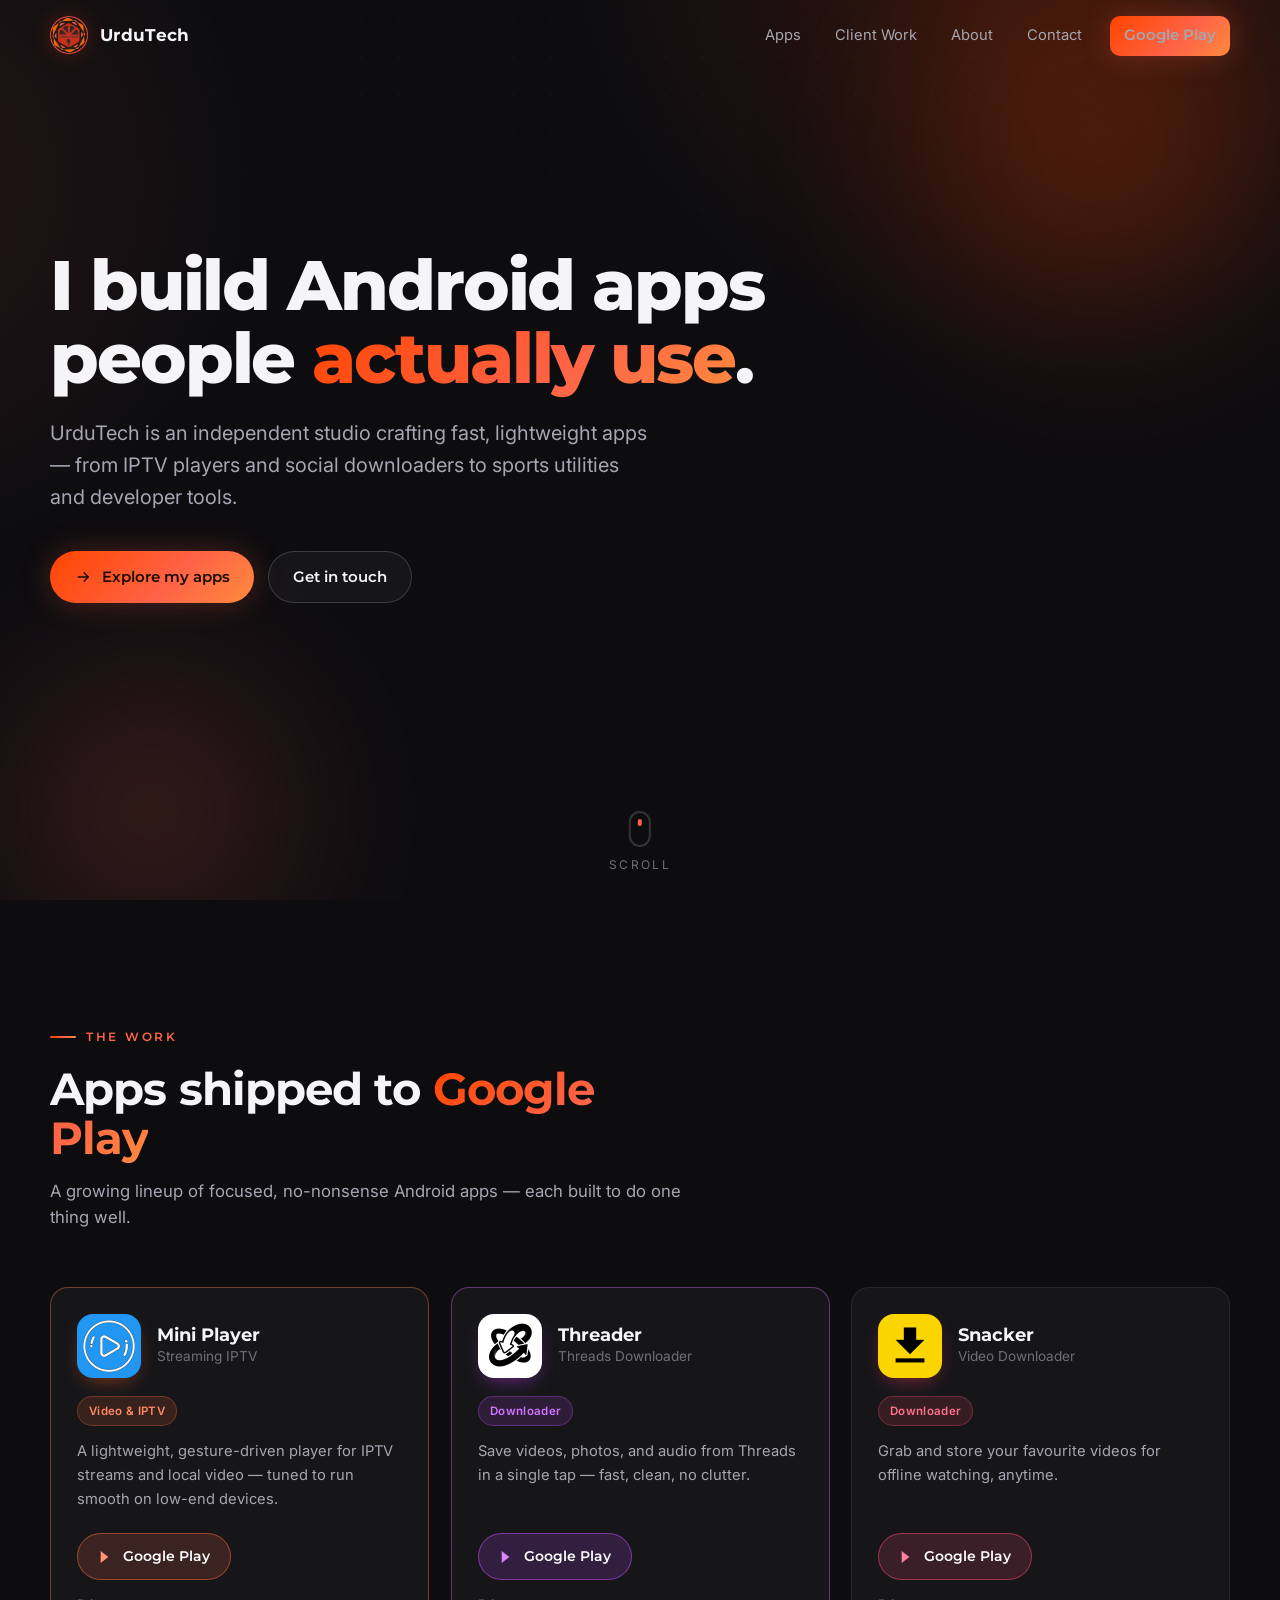
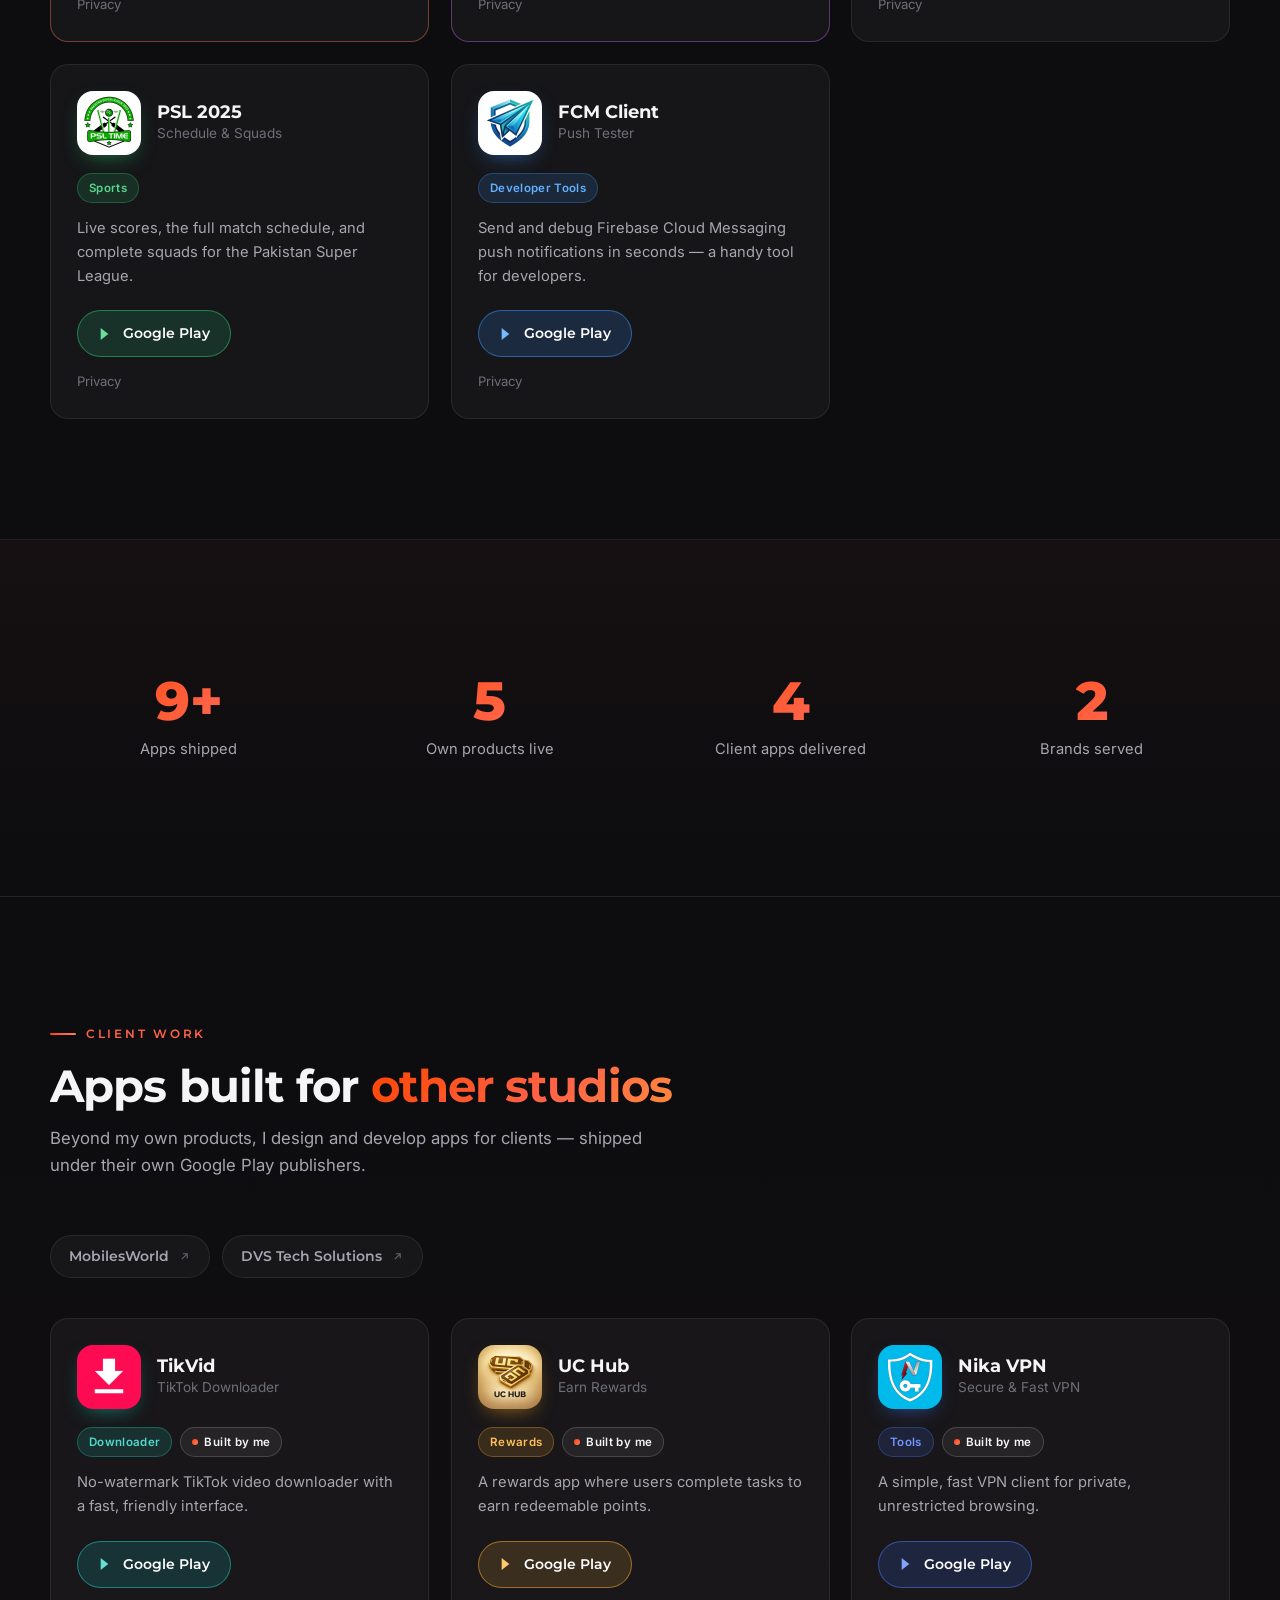
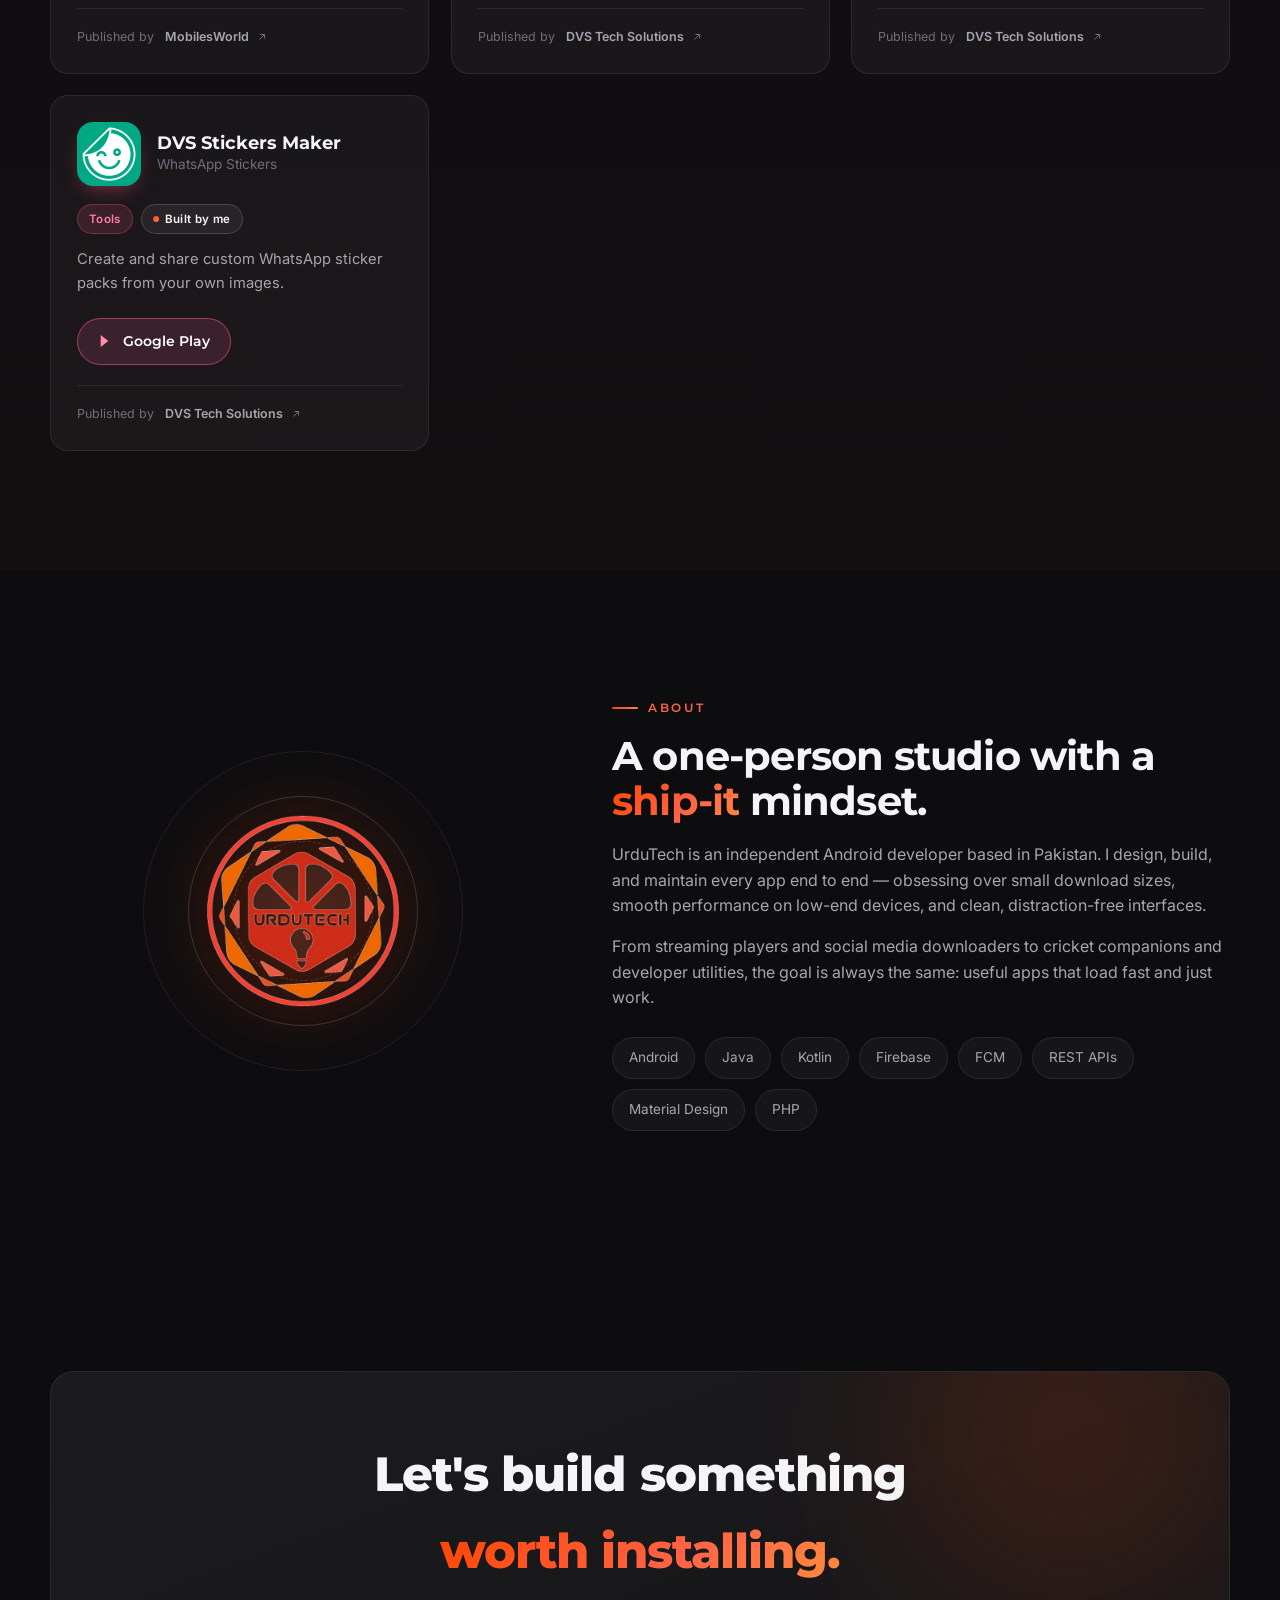
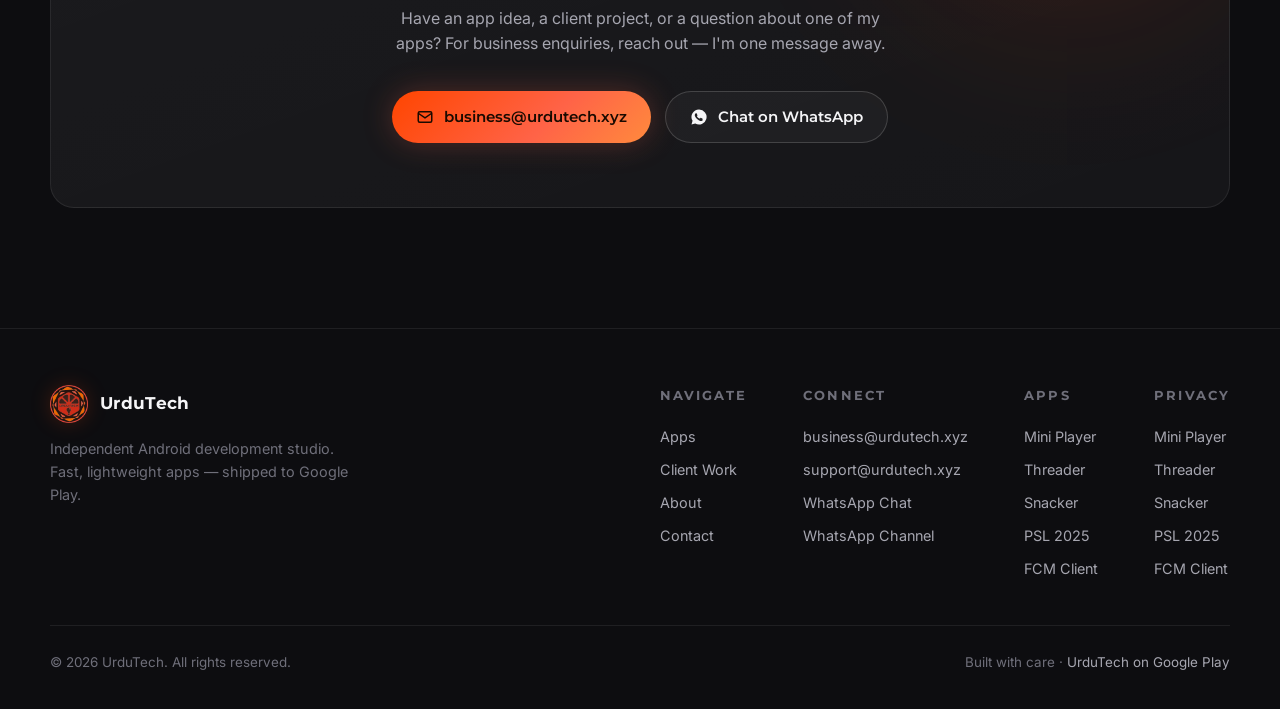
<file: index.html>
<!DOCTYPE html>
<html lang="en">
<head>
  <meta charset="UTF-8" />
  <meta name="viewport" content="width=device-width, initial-scale=1.0" />
  <title>UrduTech — Android App Developer & Studio</title>
  <meta name="description" content="UrduTech builds fast, lightweight Android apps — video & IPTV players, social downloaders, sports utilities, and developer tools. Explore our apps on Google Play." />
  <meta name="theme-color" content="#0d0d10" />
  <meta name="author" content="UrduTech" />
  <link rel="canonical" href="https://urdutech.xyz/" />
  <link rel="shortcut icon" href="favicon.ico" type="image/x-icon" />
  <link rel="apple-touch-icon" href="logo.png" />

  <!-- Open Graph -->
  <meta property="og:type" content="website" />
  <meta property="og:site_name" content="UrduTech" />
  <meta property="og:title" content="UrduTech — Android App Developer & Studio" />
  <meta property="og:description" content="Fast, lightweight Android apps — players, downloaders, sports utilities, and developer tools. Explore our work on Google Play." />
  <meta property="og:url" content="https://urdutech.xyz/" />
  <meta property="og:image" content="https://urdutech.xyz/logo.png" />

  <!-- Twitter -->
  <meta name="twitter:card" content="summary" />
  <meta name="twitter:title" content="UrduTech — Android App Developer & Studio" />
  <meta name="twitter:description" content="Fast, lightweight Android apps. Explore our work on Google Play." />
  <meta name="twitter:image" content="https://urdutech.xyz/logo.png" />

  <!-- Fonts -->
  <link rel="preconnect" href="https://fonts.googleapis.com" />
  <link rel="preconnect" href="https://fonts.gstatic.com" crossorigin />
  <link href="https://fonts.googleapis.com/css2?family=Inter:wght@400;500;600&family=Montserrat:wght@600;700;800&display=swap" rel="stylesheet" />

  <link rel="stylesheet" href="assets/css/style.css?v=3" />

  <!-- Structured data -->
  <script type="application/ld+json">
  {
    "@context": "https://schema.org",
    "@type": "Organization",
    "name": "UrduTech",
    "url": "https://urdutech.xyz/",
    "logo": "https://urdutech.xyz/logo.png",
    "email": "support@urdutech.xyz",
    "description": "Independent Android development studio building fast, lightweight apps for Google Play.",
    "sameAs": [
      "https://play.google.com/store/apps/developer?id=UrduTech",
      "https://whatsapp.com/channel/0029VbC5ej8InlqX09BzWj0i"
    ]
  }
  </script>
</head>
<body>
  <a href="#apps" class="skip-link" style="position:absolute;left:-9999px;top:0;background:#fff;color:#000;padding:8px 14px;z-index:999;border-radius:0 0 8px 0;" onfocus="this.style.left='0'" onblur="this.style.left='-9999px'">Skip to apps</a>

  <!-- NAV -->
  <header class="nav" id="nav">
    <div class="container">
      <a href="#top" class="brand" aria-label="UrduTech home">
        <img src="logo.png" alt="UrduTech logo" width="38" height="38" />
        <span>UrduTech</span>
      </a>
      <nav class="nav-links" id="navLinks" aria-label="Primary">
        <a href="#apps">Apps</a>
        <a href="#clients">Client Work</a>
        <a href="#about">About</a>
        <a href="#contact">Contact</a>
        <a href="https://play.google.com/store/apps/developer?id=UrduTech" target="_blank" rel="noopener" class="btn btn-primary nav-cta">Google Play</a>
      </nav>
      <button class="nav-toggle" id="navToggle" aria-label="Toggle menu" aria-expanded="false" aria-controls="navLinks">
        <span></span><span></span><span></span>
      </button>
    </div>
  </header>

  <main id="top">
    <!-- HERO -->
    <section class="hero" id="hero">
      <div class="hero-glow g1"></div>
      <div class="hero-glow g2"></div>
      <div class="container">
        <div class="hero-inner">
          <h1 data-hero>I build Android apps<br />people <span class="text-grad">actually use</span>.</h1>
          <p class="lede" data-hero>UrduTech is an independent studio crafting fast, lightweight apps — from IPTV players and social downloaders to sports utilities and developer tools.</p>
          <div class="hero-actions" data-hero>
            <a href="#apps" class="btn btn-primary">
              <svg viewBox="0 0 24 24" fill="none" stroke="currentColor" stroke-width="2"><path d="M5 12h14M13 6l6 6-6 6"/></svg>
              Explore my apps
            </a>
            <a href="#contact" class="btn btn-ghost">Get in touch</a>
          </div>
        </div>
      </div>
      <a href="#apps" class="hero-scroll" aria-label="Scroll to apps">
        <span class="mouse"></span>
        Scroll
      </a>
    </section>

    <!-- APPS -->
    <section class="apps" id="apps">
      <div class="container">
        <div class="section-head" data-reveal>
          <span class="eyebrow">The work</span>
          <h2>Apps shipped to <span class="text-grad">Google Play</span></h2>
          <p>A growing lineup of focused, no-nonsense Android apps — each built to do one thing well.</p>
        </div>
        <div class="apps-grid" id="appsGrid" aria-live="polite"></div>
      </div>
    </section>

    <!-- STATS -->
    <section class="stats" id="stats">
      <div class="container">
        <div class="stats-grid">
          <div class="stat" data-reveal="scale" style="--reveal-delay:0ms">
            <div class="num" data-count="9" data-suffix="+">0</div>
            <div class="label">Apps shipped</div>
          </div>
          <div class="stat" data-reveal="scale" style="--reveal-delay:90ms">
            <div class="num" data-count="5" data-suffix="">0</div>
            <div class="label">Own products live</div>
          </div>
          <div class="stat" data-reveal="scale" style="--reveal-delay:180ms">
            <div class="num" data-count="4" data-suffix="">0</div>
            <div class="label">Client apps delivered</div>
          </div>
          <div class="stat" data-reveal="scale" style="--reveal-delay:270ms">
            <div class="num" data-count="2" data-suffix="">0</div>
            <div class="label">Brands served</div>
          </div>
        </div>
      </div>
    </section>

    <!-- CLIENT WORK -->
    <section class="clients" id="clients">
      <div class="container">
        <div class="section-head" data-reveal>
          <span class="eyebrow">Client work</span>
          <h2>Apps built for <span class="text-grad">other studios</span></h2>
          <p>Beyond my own products, I design and develop apps for clients — shipped under their own Google Play publishers.</p>
        </div>
        <div class="pub-bar" data-reveal="fade">
          <a class="pub-pill" href="https://play.google.com/store/apps/developer?id=MobilesWorld" target="_blank" rel="noopener">
            MobilesWorld
            <svg class="ext" viewBox="0 0 24 24" fill="none" stroke="currentColor" stroke-width="2"><path d="M7 17 17 7M9 7h8v8"/></svg>
          </a>
          <a class="pub-pill" href="https://play.google.com/store/apps/developer?id=DVS+Tech+Solutions" target="_blank" rel="noopener">
            DVS Tech Solutions
            <svg class="ext" viewBox="0 0 24 24" fill="none" stroke="currentColor" stroke-width="2"><path d="M7 17 17 7M9 7h8v8"/></svg>
          </a>
        </div>
        <div class="apps-grid" id="clientsGrid" aria-live="polite"></div>
      </div>
    </section>

    <!-- ABOUT -->
    <section class="about" id="about">
      <div class="container">
        <div class="about-grid">
          <div class="about-visual" data-reveal>
            <div class="about-ring r1"></div>
            <div class="about-ring r2"></div>
            <div class="about-ring r3"></div>
            <img src="logo.png" alt="UrduTech logo" width="220" height="220" />
          </div>
          <div class="about-body">
            <span class="eyebrow" data-reveal>About</span>
            <h2 data-reveal>A one-person studio with a <span class="text-grad">ship-it</span> mindset.</h2>
            <p data-reveal>UrduTech is an independent Android developer based in Pakistan. I design, build, and maintain every app end to end — obsessing over small download sizes, smooth performance on low-end devices, and clean, distraction-free interfaces.</p>
            <p data-reveal>From streaming players and social media downloaders to cricket companions and developer utilities, the goal is always the same: useful apps that load fast and just work.</p>
            <div class="stack" data-reveal>
              <span class="chip">Android</span>
              <span class="chip">Java</span>
              <span class="chip">Kotlin</span>
              <span class="chip">Firebase</span>
              <span class="chip">FCM</span>
              <span class="chip">REST APIs</span>
              <span class="chip">Material Design</span>
              <span class="chip">PHP</span>
            </div>
          </div>
        </div>
      </div>
    </section>

    <!-- CONTACT -->
    <section class="contact" id="contact">
      <div class="container">
        <div class="contact-card" data-reveal>
          <div class="hero-glow g1"></div>
          <h2>Let's build something<br /><span class="text-grad">worth installing.</span></h2>
          <p>Have an app idea, a client project, or a question about one of my apps? For business enquiries, reach out — I'm one message away.</p>
          <div class="contact-actions">
            <a href="mailto:business@urdutech.xyz" class="btn btn-primary">
              <svg viewBox="0 0 24 24" fill="none" stroke="currentColor" stroke-width="2"><rect x="3" y="5" width="18" height="14" rx="2"/><path d="m3 7 9 6 9-6"/></svg>
              business@urdutech.xyz
            </a>
            <a href="https://wa.me/message/2AUE2RS7LM53K1" target="_blank" rel="noopener" class="btn btn-ghost">
              <svg viewBox="0 0 24 24" fill="currentColor"><path d="M12 2a10 10 0 0 0-8.6 15.1L2 22l5-1.4A10 10 0 1 0 12 2Zm5.3 14.1c-.2.6-1.3 1.2-1.8 1.2-.5.1-1 .1-1.7-.1-.4-.1-.9-.3-1.6-.6-2.8-1.2-4.6-4-4.7-4.2-.1-.2-1.1-1.5-1.1-2.8 0-1.3.7-2 .9-2.2.2-.3.5-.3.7-.3h.5c.2 0 .4 0 .6.5l.8 1.9c.1.2.1.4 0 .6l-.4.6c-.1.2-.3.3-.1.6.1.3.6 1 1.3 1.6.9.8 1.6 1 1.9 1.2.2.1.4.1.6-.1l.7-.8c.2-.3.4-.2.6-.1l1.7.8c.3.1.4.2.5.3.1.2.1.7-.1 1.3Z"/></svg>
              Chat on WhatsApp
            </a>
          </div>
        </div>
      </div>
    </section>
  </main>

  <!-- FOOTER -->
  <footer class="footer">
    <div class="container">
      <div class="footer-top">
        <div class="footer-brand">
          <a href="#top" class="brand"><img src="logo.png" alt="UrduTech logo" width="38" height="38" /><span>UrduTech</span></a>
          <p>Independent Android development studio. Fast, lightweight apps — shipped to Google Play.</p>
        </div>
        <div class="footer-cols">
          <div class="footer-col">
            <h4>Navigate</h4>
            <a href="#apps">Apps</a>
            <a href="#clients">Client Work</a>
            <a href="#about">About</a>
            <a href="#contact">Contact</a>
          </div>
          <div class="footer-col">
            <h4>Connect</h4>
            <a href="mailto:business@urdutech.xyz">business@urdutech.xyz</a>
            <a href="mailto:support@urdutech.xyz">support@urdutech.xyz</a>
            <a href="https://wa.me/message/2AUE2RS7LM53K1" target="_blank" rel="noopener">WhatsApp Chat</a>
            <a href="https://whatsapp.com/channel/0029VbC5ej8InlqX09BzWj0i" target="_blank" rel="noopener">WhatsApp Channel</a>
          </div>
          <div class="footer-col">
            <h4>Apps</h4>
            <a href="https://play.google.com/store/apps/details?id=com.urdutech.miniplayer" target="_blank" rel="noopener">Mini Player</a>
            <a href="https://play.google.com/store/apps/details?id=com.urdutech.threader" target="_blank" rel="noopener">Threader</a>
            <a href="https://play.google.com/store/apps/details?id=com.urdutech.snacker" target="_blank" rel="noopener">Snacker</a>
            <a href="https://play.google.com/store/apps/details?id=com.urdutech.psltime" target="_blank" rel="noopener">PSL 2025</a>
            <a href="https://play.google.com/store/apps/details?id=com.urdutech.fcmclient" target="_blank" rel="noopener">FCM Client</a>
          </div>
          <div class="footer-col">
            <h4>Privacy</h4>
            <a href="mini-player/privacy-policy.html">Mini Player</a>
            <a href="threader/privacy-policy.html">Threader</a>
            <a href="snacker/privacy-policy.html">Snacker</a>
            <a href="psltime/privacy-policy.html">PSL 2025</a>
            <a href="fcm/privacy-policy.html">FCM Client</a>
          </div>
        </div>
      </div>
      <div class="footer-bottom">
        <span>© <span id="year">2026</span> UrduTech. All rights reserved.</span>
        <span>Built with care · <a href="https://play.google.com/store/apps/developer?id=UrduTech" target="_blank" rel="noopener" style="color:var(--text-dim)">UrduTech on Google Play</a></span>
      </div>
    </div>
  </footer>

  <script src="assets/js/main.js?v=3"></script>
</body>
</html>
</file>
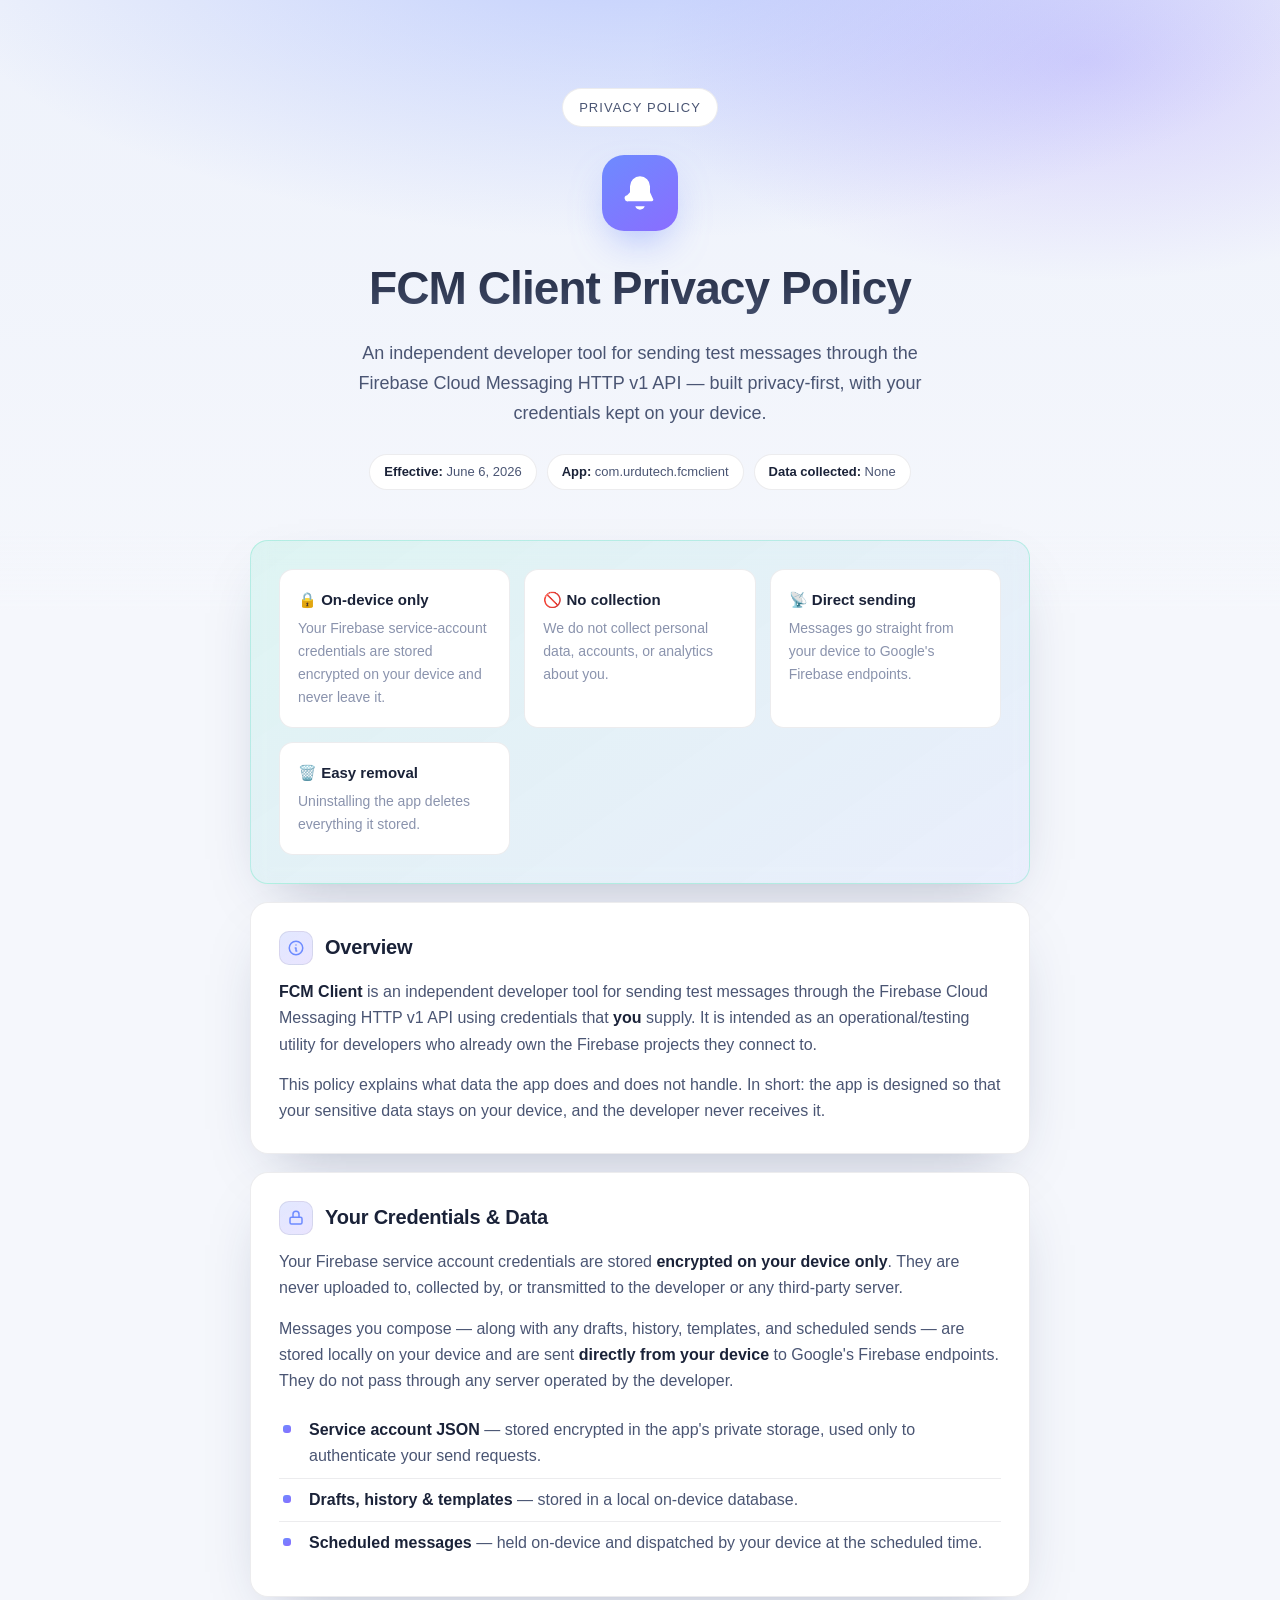
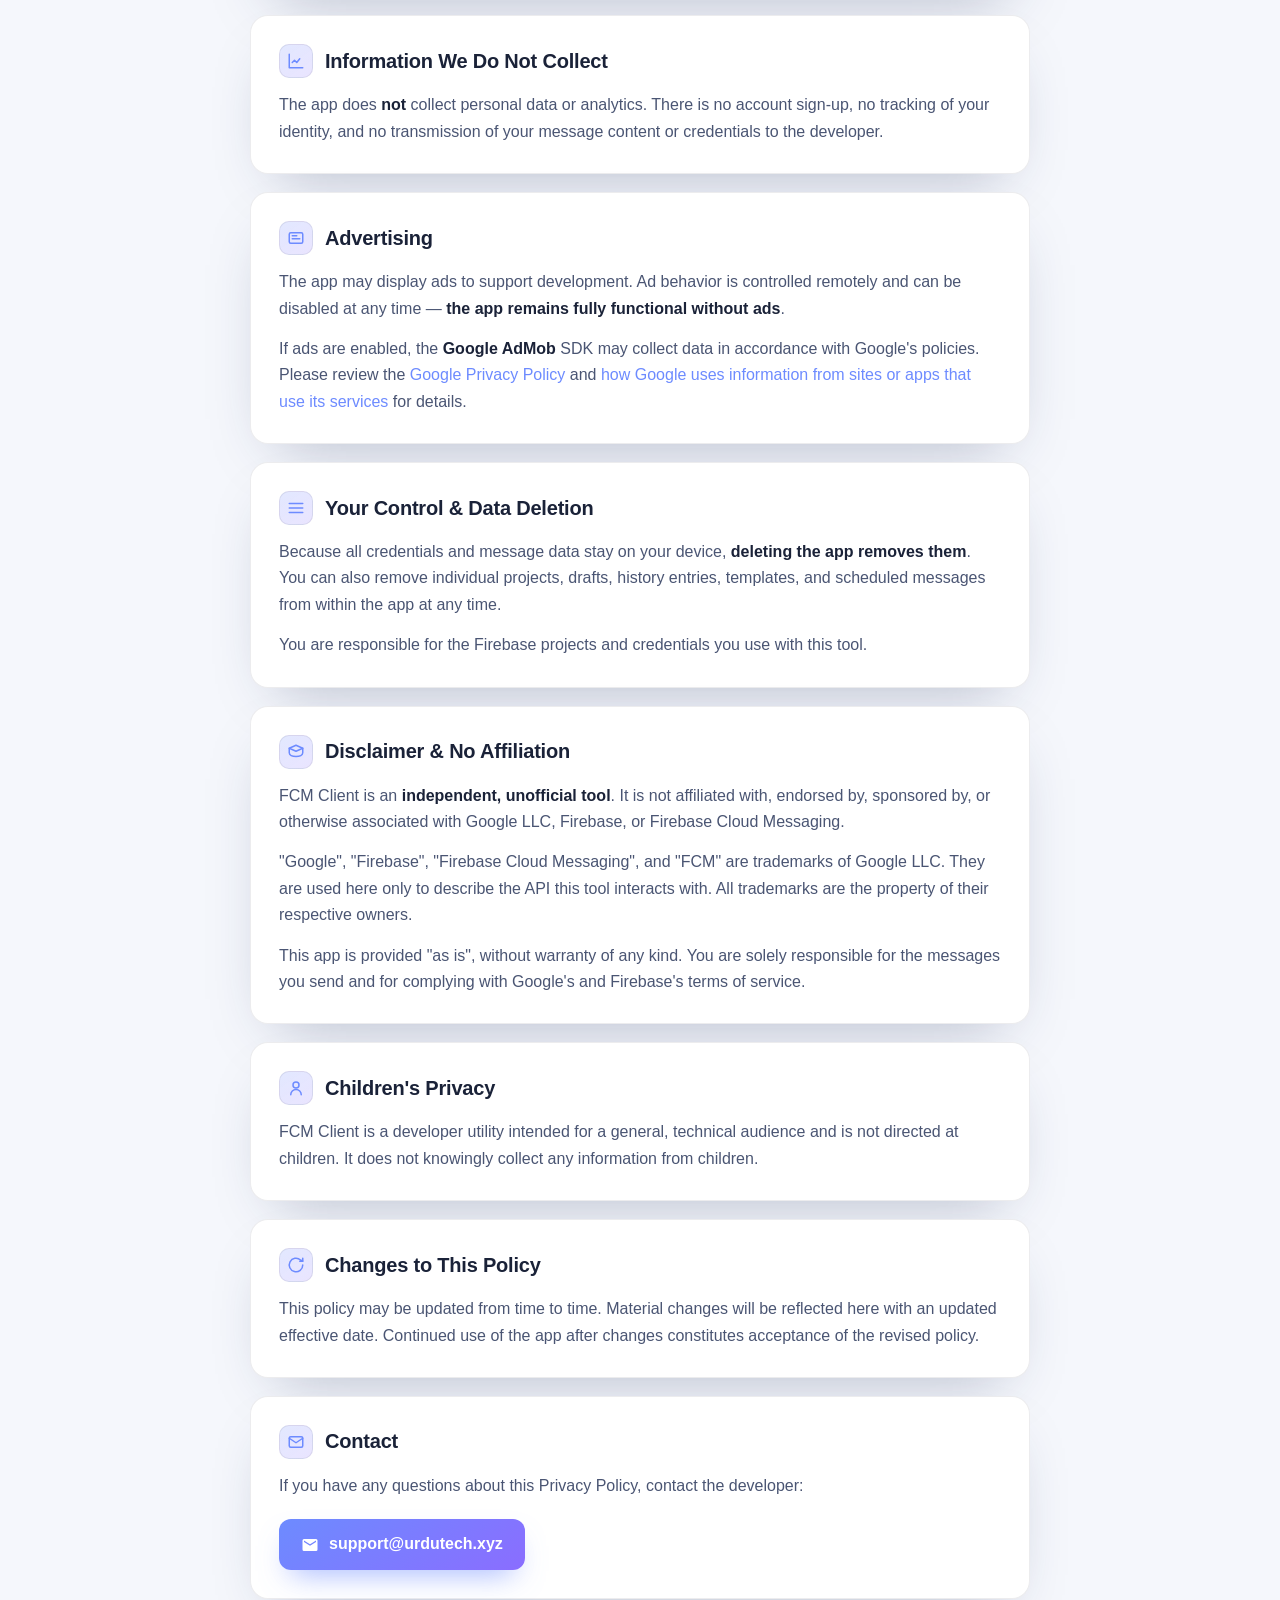
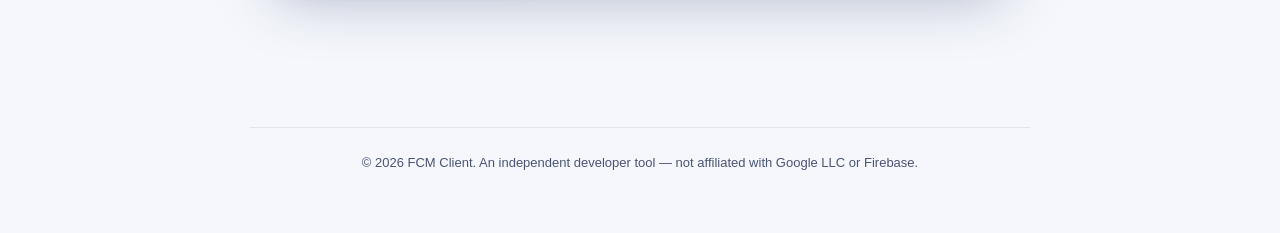
<file: fcm/privacy-policy.html>
<!DOCTYPE html>
<html lang="en">
<head>
  <meta charset="UTF-8" />
  <meta name="viewport" content="width=device-width, initial-scale=1.0" />
  <title>Privacy Policy — FCM Client</title>
  <meta name="description" content="Privacy Policy for FCM Client, an independent developer tool for sending test messages via the Firebase Cloud Messaging HTTP v1 API." />
  <meta name="robots" content="index, follow" />
  <meta name="theme-color" content="#0b1020" />
  <!-- Inline SVG favicon (bell) so the page is fully self-contained for GitHub Pages -->
  <link rel="icon" href="data:image/svg+xml,%3Csvg xmlns='http://www.w3.org/2000/svg' viewBox='0 0 24 24'%3E%3Cpath fill='%236d8bff' d='M12 2a6 6 0 0 0-6 6v3.586l-1.707 1.707A1 1 0 0 0 5 17h14a1 1 0 0 0 .707-1.707L18 11.586V8a6 6 0 0 0-6-6zm0 20a3 3 0 0 0 2.83-2H9.17A3 3 0 0 0 12 22z'/%3E%3C/svg%3E" />
  <style>
    :root {
      --bg: #0b1020;
      --bg-soft: #0f1630;
      --panel: rgba(255, 255, 255, 0.04);
      --panel-border: rgba(255, 255, 255, 0.08);
      --text: #e8ecf6;
      --text-dim: #a7b0c8;
      --text-faint: #6f7a98;
      --brand: #6d8bff;
      --brand-2: #8a6dff;
      --accent: #38e0b0;
      --danger: #ff7b7b;
      --radius: 18px;
      --maxw: 820px;
      --shadow: 0 24px 60px -20px rgba(0, 0, 0, 0.6);
      --font: -apple-system, BlinkMacSystemFont, "Segoe UI", Roboto, "Helvetica Neue", Arial, sans-serif;
    }

    @media (prefers-color-scheme: light) {
      :root {
        --bg: #f5f7fc;
        --bg-soft: #eef2fb;
        --panel: #ffffff;
        --panel-border: rgba(15, 23, 42, 0.08);
        --text: #1a2238;
        --text-dim: #4a5573;
        --text-faint: #8a93ad;
        --shadow: 0 24px 60px -28px rgba(31, 45, 90, 0.35);
      }
    }

    * { box-sizing: border-box; }

    html { scroll-behavior: smooth; }

    body {
      margin: 0;
      font-family: var(--font);
      background: var(--bg);
      color: var(--text);
      line-height: 1.65;
      -webkit-font-smoothing: antialiased;
      text-rendering: optimizeLegibility;
    }

    a { color: var(--brand); text-decoration: none; }
    a:hover { text-decoration: underline; }

    /* ---------- Hero ---------- */
    .hero {
      position: relative;
      overflow: hidden;
      padding: 88px 24px 120px;
      text-align: center;
      background:
        radial-gradient(1200px 500px at 50% -10%, rgba(109, 139, 255, 0.35), transparent 60%),
        radial-gradient(800px 400px at 85% 10%, rgba(138, 109, 255, 0.25), transparent 55%),
        linear-gradient(180deg, var(--bg-soft), var(--bg));
    }
    .hero::after {
      content: "";
      position: absolute;
      left: 0; right: 0; bottom: -1px;
      height: 80px;
      background: linear-gradient(180deg, transparent, var(--bg));
    }

    .badge {
      display: inline-flex;
      align-items: center;
      gap: 10px;
      padding: 8px 16px;
      border-radius: 999px;
      background: var(--panel);
      border: 1px solid var(--panel-border);
      backdrop-filter: blur(8px);
      font-size: 13px;
      letter-spacing: 0.08em;
      text-transform: uppercase;
      color: var(--text-dim);
      animation: rise 0.6s ease both;
    }

    .app-mark {
      width: 76px; height: 76px;
      margin: 28px auto 20px;
      border-radius: 22px;
      display: grid;
      place-items: center;
      background: linear-gradient(145deg, var(--brand), var(--brand-2));
      box-shadow: 0 18px 40px -14px rgba(109, 139, 255, 0.65);
      animation: rise 0.6s 0.05s ease both;
    }
    .app-mark svg { width: 40px; height: 40px; fill: #fff; }

    .hero h1 {
      margin: 0 0 12px;
      font-size: clamp(30px, 6vw, 46px);
      font-weight: 800;
      letter-spacing: -0.02em;
      background: linear-gradient(180deg, var(--text), var(--text-dim));
      -webkit-background-clip: text;
      background-clip: text;
      -webkit-text-fill-color: transparent;
      animation: rise 0.6s 0.1s ease both;
    }

    .hero p.lede {
      max-width: 600px;
      margin: 0 auto;
      color: var(--text-dim);
      font-size: clamp(15px, 2.4vw, 18px);
      animation: rise 0.6s 0.15s ease both;
    }

    .meta-row {
      margin-top: 26px;
      display: flex;
      flex-wrap: wrap;
      gap: 10px;
      justify-content: center;
      animation: rise 0.6s 0.2s ease both;
    }
    .pill {
      font-size: 13px;
      color: var(--text-dim);
      background: var(--panel);
      border: 1px solid var(--panel-border);
      padding: 6px 14px;
      border-radius: 999px;
    }
    .pill strong { color: var(--text); font-weight: 600; }

    /* ---------- Layout ---------- */
    main {
      max-width: var(--maxw);
      margin: -70px auto 0;
      padding: 0 20px 80px;
      position: relative;
      z-index: 1;
    }

    .card {
      background: var(--panel);
      border: 1px solid var(--panel-border);
      border-radius: var(--radius);
      padding: 28px;
      margin-bottom: 18px;
      box-shadow: var(--shadow);
      backdrop-filter: blur(10px);
    }

    .highlight {
      background: linear-gradient(145deg, rgba(56, 224, 176, 0.12), rgba(109, 139, 255, 0.08));
      border-color: rgba(56, 224, 176, 0.28);
    }

    section { scroll-margin-top: 24px; }

    h2 {
      display: flex;
      align-items: center;
      gap: 12px;
      font-size: 20px;
      font-weight: 700;
      letter-spacing: -0.01em;
      margin: 0 0 14px;
    }
    h2 .ico {
      flex: none;
      width: 34px; height: 34px;
      border-radius: 10px;
      display: grid; place-items: center;
      background: linear-gradient(145deg, rgba(109,139,255,0.2), rgba(138,109,255,0.18));
      border: 1px solid var(--panel-border);
    }
    h2 .ico svg { width: 18px; height: 18px; stroke: var(--brand); fill: none; stroke-width: 2; stroke-linecap: round; stroke-linejoin: round; }

    p { margin: 0 0 14px; color: var(--text-dim); }
    p:last-child { margin-bottom: 0; }
    strong { color: var(--text); font-weight: 600; }

    ul { margin: 0 0 4px; padding-left: 0; list-style: none; }
    ul li {
      position: relative;
      padding: 8px 0 8px 30px;
      color: var(--text-dim);
      border-bottom: 1px solid var(--panel-border);
    }
    ul li:last-child { border-bottom: 0; }
    ul li::before {
      content: "";
      position: absolute;
      left: 4px; top: 16px;
      width: 8px; height: 8px;
      border-radius: 3px;
      background: linear-gradient(145deg, var(--brand), var(--brand-2));
    }

    .key-points { display: grid; gap: 14px; grid-template-columns: repeat(auto-fit, minmax(220px, 1fr)); }
    .kp {
      padding: 18px;
      border-radius: 14px;
      background: var(--panel);
      border: 1px solid var(--panel-border);
    }
    .kp .t { font-weight: 700; color: var(--text); margin-bottom: 4px; font-size: 15px; }
    .kp .d { font-size: 14px; color: var(--text-faint); }

    .contact-btn {
      display: inline-flex;
      align-items: center;
      gap: 10px;
      margin-top: 6px;
      padding: 12px 22px;
      border-radius: 12px;
      font-weight: 600;
      color: #fff;
      background: linear-gradient(145deg, var(--brand), var(--brand-2));
      box-shadow: 0 14px 30px -12px rgba(109, 139, 255, 0.7);
      transition: transform 0.15s ease, box-shadow 0.15s ease;
    }
    .contact-btn:hover { transform: translateY(-1px); text-decoration: none; box-shadow: 0 18px 36px -12px rgba(109, 139, 255, 0.8); }
    .contact-btn svg { width: 18px; height: 18px; fill: currentColor; }

    footer {
      max-width: var(--maxw);
      margin: 0 auto;
      padding: 30px 20px 60px;
      text-align: center;
      color: var(--text-faint);
      font-size: 13px;
    }
    footer .div { height: 1px; background: var(--panel-border); margin-bottom: 24px; }

    @keyframes rise {
      from { opacity: 0; transform: translateY(14px); }
      to { opacity: 1; transform: translateY(0); }
    }
    @media (prefers-reduced-motion: reduce) {
      * { animation: none !important; scroll-behavior: auto; }
    }
  </style>
</head>
<body>
  <header class="hero">
    <span class="badge">Privacy Policy</span>
    <div class="app-mark" aria-hidden="true">
      <svg viewBox="0 0 24 24"><path d="M12 2a6 6 0 0 0-6 6v3.586l-1.707 1.707A1 1 0 0 0 5 17h14a1 1 0 0 0 .707-1.707L18 11.586V8a6 6 0 0 0-6-6zm0 20a3 3 0 0 0 2.83-2H9.17A3 3 0 0 0 12 22z"/></svg>
    </div>
    <h1>FCM Client Privacy Policy</h1>
    <p class="lede">An independent developer tool for sending test messages through the Firebase Cloud Messaging HTTP&nbsp;v1 API — built privacy-first, with your credentials kept on your device.</p>
    <div class="meta-row">
      <span class="pill"><strong>Effective:</strong> June&nbsp;6,&nbsp;2026</span>
      <span class="pill"><strong>App:</strong> com.urdutech.fcmclient</span>
      <span class="pill"><strong>Data collected:</strong> None</span>
    </div>
  </header>

  <main>
    <!-- Summary key points -->
    <section class="card highlight" aria-label="Summary">
      <div class="key-points">
        <div class="kp">
          <div class="t">🔒 On-device only</div>
          <div class="d">Your Firebase service-account credentials are stored encrypted on your device and never leave it.</div>
        </div>
        <div class="kp">
          <div class="t">🚫 No collection</div>
          <div class="d">We do not collect personal data, accounts, or analytics about you.</div>
        </div>
        <div class="kp">
          <div class="t">📡 Direct sending</div>
          <div class="d">Messages go straight from your device to Google's Firebase endpoints.</div>
        </div>
        <div class="kp">
          <div class="t">🗑️ Easy removal</div>
          <div class="d">Uninstalling the app deletes everything it stored.</div>
        </div>
      </div>
    </section>

    <section class="card" id="overview">
      <h2><span class="ico"><svg viewBox="0 0 24 24"><circle cx="12" cy="12" r="9"/><path d="M12 8h.01M11 12h1v4h1"/></svg></span>Overview</h2>
      <p><strong>FCM Client</strong> is an independent developer tool for sending test messages through the Firebase Cloud Messaging HTTP&nbsp;v1 API using credentials that <strong>you</strong> supply. It is intended as an operational/testing utility for developers who already own the Firebase projects they connect to.</p>
      <p>This policy explains what data the app does and does not handle. In short: the app is designed so that your sensitive data stays on your device, and the developer never receives it.</p>
    </section>

    <section class="card" id="credentials">
      <h2><span class="ico"><svg viewBox="0 0 24 24"><rect x="4" y="11" width="16" height="9" rx="2"/><path d="M8 11V7a4 4 0 0 1 8 0v4"/></svg></span>Your Credentials &amp; Data</h2>
      <p>Your Firebase service account credentials are stored <strong>encrypted on your device only</strong>. They are never uploaded to, collected by, or transmitted to the developer or any third-party server.</p>
      <p>Messages you compose — along with any drafts, history, templates, and scheduled sends — are stored locally on your device and are sent <strong>directly from your device</strong> to Google's Firebase endpoints. They do not pass through any server operated by the developer.</p>
      <ul>
        <li><strong>Service account JSON</strong> — stored encrypted in the app's private storage, used only to authenticate your send requests.</li>
        <li><strong>Drafts, history &amp; templates</strong> — stored in a local on-device database.</li>
        <li><strong>Scheduled messages</strong> — held on-device and dispatched by your device at the scheduled time.</li>
      </ul>
    </section>

    <section class="card" id="collection">
      <h2><span class="ico"><svg viewBox="0 0 24 24"><path d="M3 3v18h18"/><path d="M7 14l3-3 3 3 4-5"/></svg></span>Information We Do Not Collect</h2>
      <p>The app does <strong>not</strong> collect personal data or analytics. There is no account sign-up, no tracking of your identity, and no transmission of your message content or credentials to the developer.</p>
    </section>

    <section class="card" id="ads">
      <h2><span class="ico"><svg viewBox="0 0 24 24"><rect x="3" y="5" width="18" height="14" rx="2"/><path d="M7 9h6M7 13h10"/></svg></span>Advertising</h2>
      <p>The app may display ads to support development. Ad behavior is controlled remotely and can be disabled at any time — <strong>the app remains fully functional without ads</strong>.</p>
      <p>If ads are enabled, the <strong>Google AdMob</strong> SDK may collect data in accordance with Google's policies. Please review the
        <a href="https://policies.google.com/privacy" target="_blank" rel="noopener">Google Privacy Policy</a> and
        <a href="https://support.google.com/admob/answer/6128543" target="_blank" rel="noopener">how Google uses information from sites or apps that use its services</a> for details.</p>
    </section>

    <section class="card" id="control">
      <h2><span class="ico"><svg viewBox="0 0 24 24"><path d="M3 6h18M3 12h18M3 18h18"/></svg></span>Your Control &amp; Data Deletion</h2>
      <p>Because all credentials and message data stay on your device, <strong>deleting the app removes them</strong>. You can also remove individual projects, drafts, history entries, templates, and scheduled messages from within the app at any time.</p>
      <p>You are responsible for the Firebase projects and credentials you use with this tool.</p>
    </section>

    <section class="card" id="disclaimer">
      <h2><span class="ico"><svg viewBox="0 0 24 24"><path d="M3 7l9-4 9 4-9 4-9-4z"/><path d="M3 7v6c0 3 4 5 9 5s9-2 9-5V7"/></svg></span>Disclaimer &amp; No Affiliation</h2>
      <p>FCM Client is an <strong>independent, unofficial tool</strong>. It is not affiliated with, endorsed by, sponsored by, or otherwise associated with Google&nbsp;LLC, Firebase, or Firebase Cloud Messaging.</p>
      <p>"Google", "Firebase", "Firebase Cloud Messaging", and "FCM" are trademarks of Google&nbsp;LLC. They are used here only to describe the API this tool interacts with. All trademarks are the property of their respective owners.</p>
      <p>This app is provided "as is", without warranty of any kind. You are solely responsible for the messages you send and for complying with Google's and Firebase's terms of service.</p>
    </section>

    <section class="card" id="children">
      <h2><span class="ico"><svg viewBox="0 0 24 24"><circle cx="12" cy="8" r="4"/><path d="M5 21a7 7 0 0 1 14 0"/></svg></span>Children's Privacy</h2>
      <p>FCM Client is a developer utility intended for a general, technical audience and is not directed at children. It does not knowingly collect any information from children.</p>
    </section>

    <section class="card" id="changes">
      <h2><span class="ico"><svg viewBox="0 0 24 24"><path d="M21 12a9 9 0 1 1-3-6.7L21 7"/><path d="M21 3v4h-4"/></svg></span>Changes to This Policy</h2>
      <p>This policy may be updated from time to time. Material changes will be reflected here with an updated effective date. Continued use of the app after changes constitutes acceptance of the revised policy.</p>
    </section>

    <section class="card" id="contact">
      <h2><span class="ico"><svg viewBox="0 0 24 24"><rect x="3" y="5" width="18" height="14" rx="2"/><path d="M3 7l9 6 9-6"/></svg></span>Contact</h2>
      <p>If you have any questions about this Privacy Policy, contact the developer:</p>
      <a class="contact-btn" href="mailto:support@urdutech.xyz">
        <svg viewBox="0 0 24 24"><path d="M20 4H4a2 2 0 0 0-2 2v12a2 2 0 0 0 2 2h16a2 2 0 0 0 2-2V6a2 2 0 0 0-2-2zm0 4l-8 5-8-5V6l8 5 8-5z"/></svg>
        support@urdutech.xyz
      </a>
    </section>
  </main>

  <footer>
    <div class="div"></div>
    <p>© 2026 FCM Client. An independent developer tool — not affiliated with Google LLC or Firebase.</p>
  </footer>
</body>
</html>
</file>
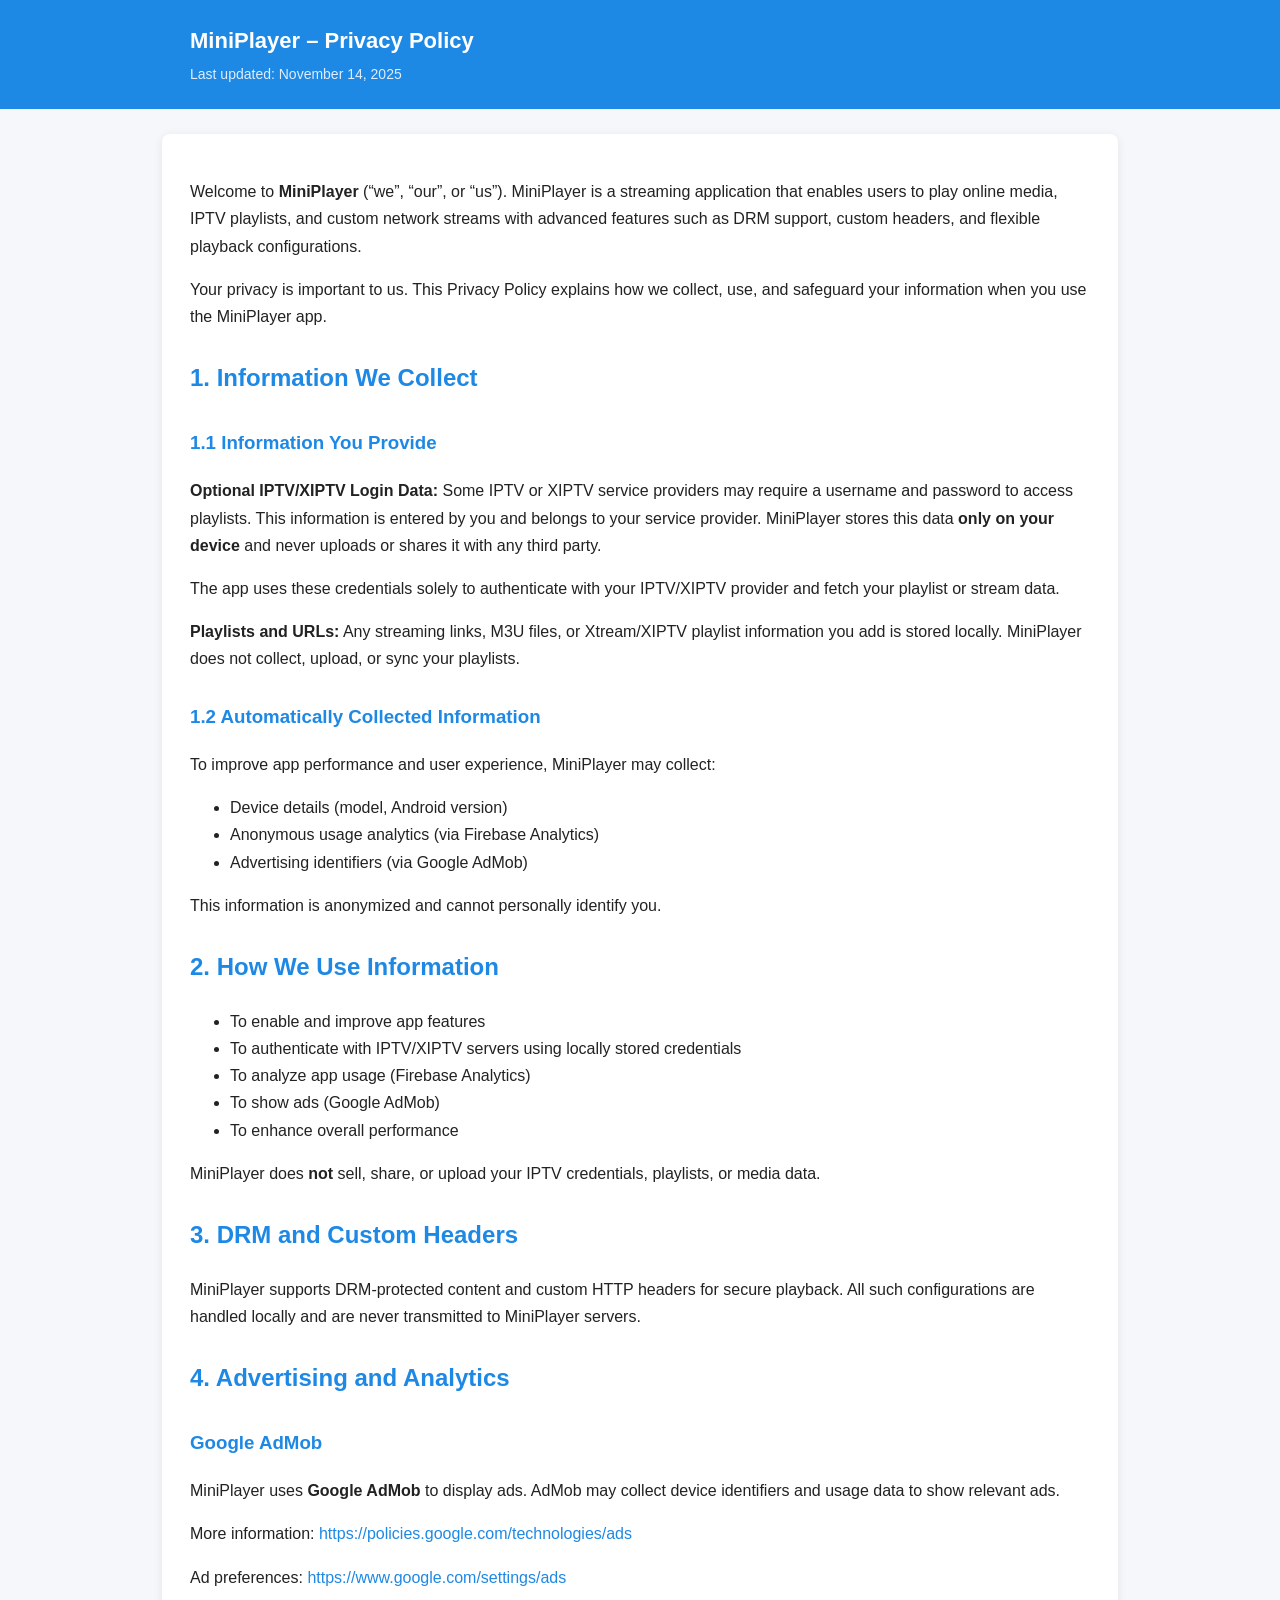
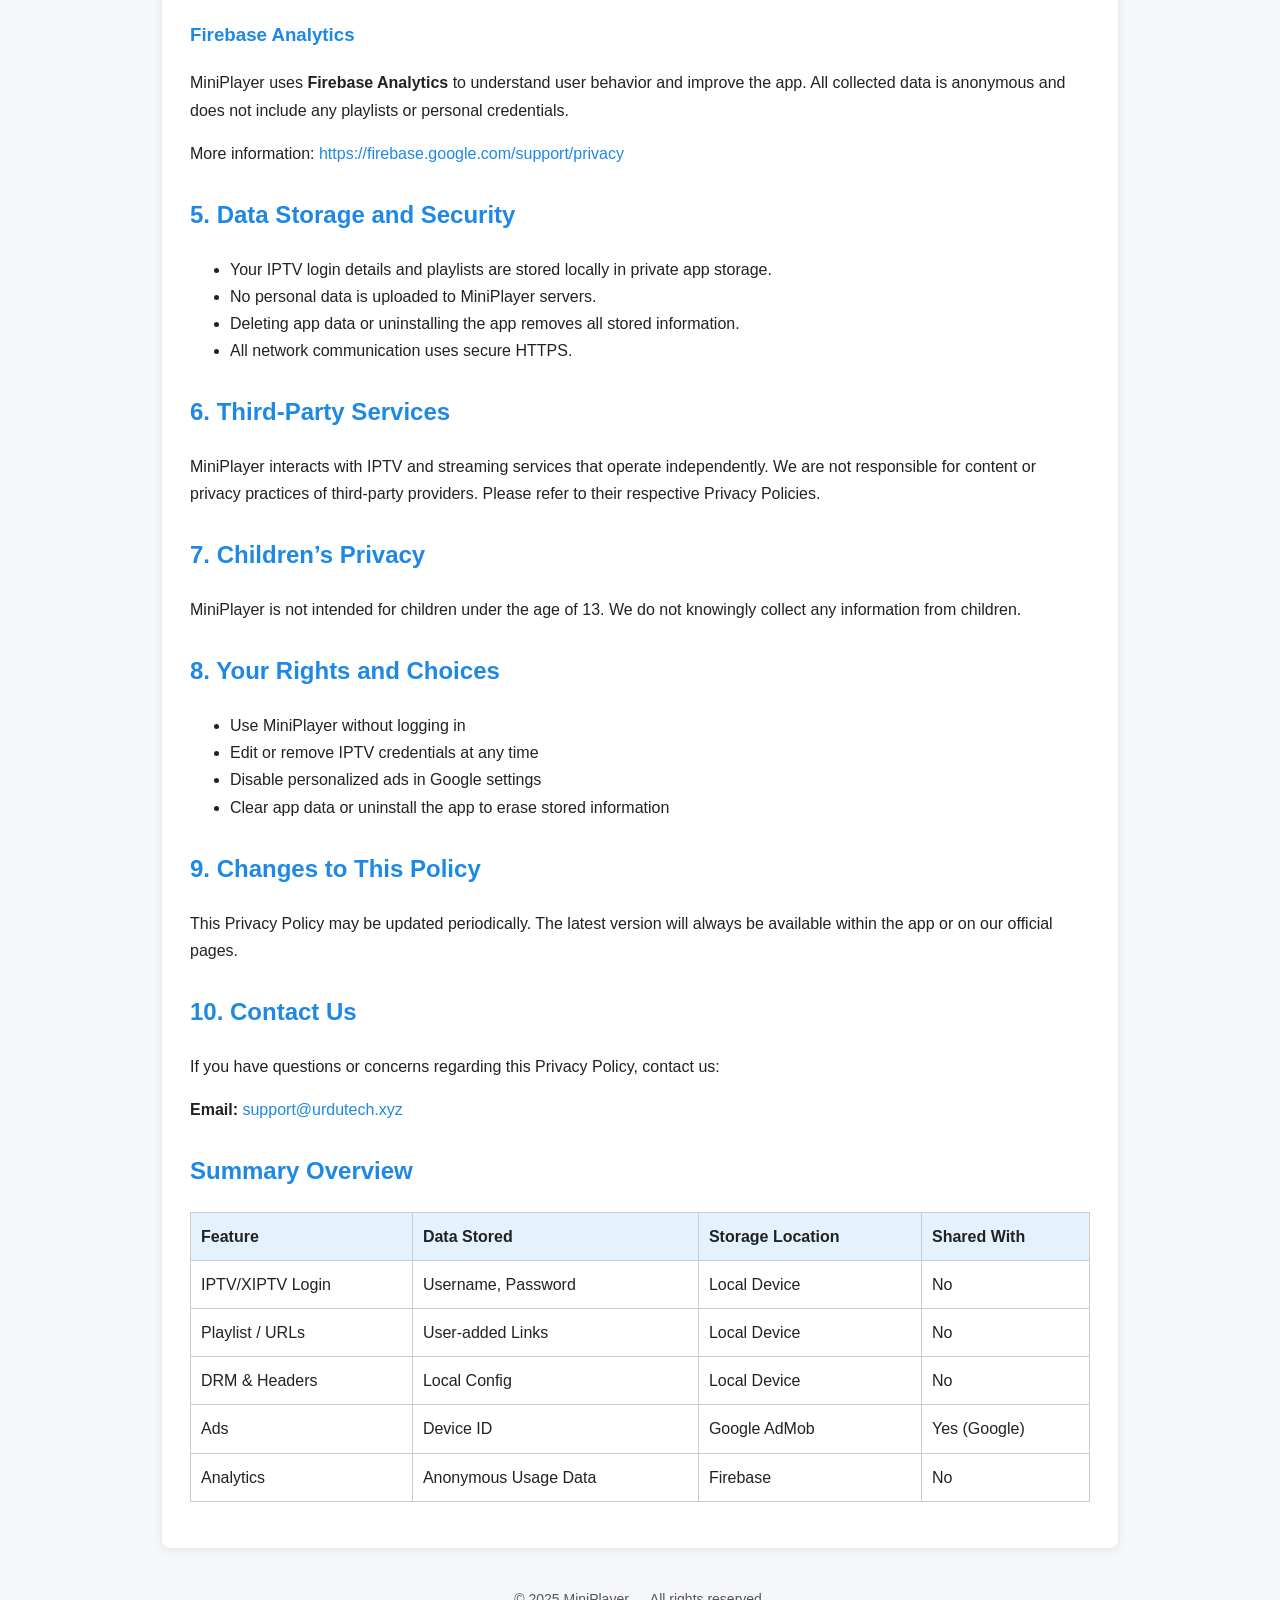
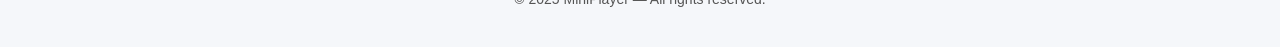
<file: mini-player/privacy-policy.html>
<!DOCTYPE html>
<html lang="en">

<head>
    <meta charset="UTF-8" />
    <meta name="viewport" content="width=device-width, initial-scale=1.0" />
    <title>Privacy Policy - MiniPlayer</title>

    <style>
        body {
            font-family: Arial, sans-serif;
            margin: 0;
            padding: 0;
            background: #f5f7fa;
            color: #222;
            line-height: 1.7;
        }

        /* Compact Header */
        header {
            background: #1e88e5;
            padding: 22px 0;
        }

        header .container {
            max-width: 900px;
            margin: auto;
            text-align: left;
            color: #ffffff;
            padding: 0 20px;
        }

        header h1 {
            margin: 0;
            font-size: 22px;
            font-weight: 600;
        }

        header .updated {
            margin: 4px 0 0;
            font-size: 14px;
            opacity: 0.85;
        }

        main {
            max-width: 900px;
            margin: 25px auto;
            background: #fff;
            padding: 28px;
            border-radius: 8px;
            box-shadow: 0 2px 10px rgba(0, 0, 0, 0.08);
        }

        h2,
        h3 {
            color: #1e88e5;
            margin-top: 28px;
        }

        table {
            width: 100%;
            border-collapse: collapse;
            margin: 18px 0;
        }

        th,
        td {
            padding: 10px;
            border: 1px solid #ccc;
            text-align: left;
        }

        th {
            background: #e3f2fd;
            font-weight: bold;
        }

        a {
            color: #1e88e5;
            text-decoration: none;
        }

        a:hover {
            text-decoration: underline;
        }

        footer {
            text-align: center;
            padding: 15px;
            color: #555;
            font-size: 14px;
            margin-bottom: 20px;
        }
    </style>
</head>

<body>

    <header>
        <div class="container">
            <h1>MiniPlayer – Privacy Policy</h1>
            <p class="updated">Last updated: November 14, 2025</p>
        </div>
    </header>

    <main>
        <p>Welcome to <b>MiniPlayer</b> (“we”, “our”, or “us”). MiniPlayer is a streaming application that enables users
            to play online media, IPTV playlists, and custom network streams with advanced features such as DRM support,
            custom headers, and flexible playback configurations.</p>

        <p>Your privacy is important to us. This Privacy Policy explains how we collect, use, and safeguard your
            information when you use the MiniPlayer app.</p>

        <h2>1. Information We Collect</h2>

        <h3>1.1 Information You Provide</h3>

        <p><b>Optional IPTV/XIPTV Login Data:</b> Some IPTV or XIPTV service providers may require a username and
            password to access playlists. This information is entered by you and belongs to your service provider.
            MiniPlayer stores this data <b>only on your device</b> and never uploads or shares it with any third party.
        </p>

        <p>The app uses these credentials solely to authenticate with your IPTV/XIPTV provider and fetch your playlist
            or stream data.</p>

        <p><b>Playlists and URLs:</b> Any streaming links, M3U files, or Xtream/XIPTV playlist information you add is
            stored locally. MiniPlayer does not collect, upload, or sync your playlists.</p>

        <h3>1.2 Automatically Collected Information</h3>

        <p>To improve app performance and user experience, MiniPlayer may collect:</p>

        <ul>
            <li>Device details (model, Android version)</li>
            <li>Anonymous usage analytics (via Firebase Analytics)</li>
            <li>Advertising identifiers (via Google AdMob)</li>
        </ul>

        <p>This information is anonymized and cannot personally identify you.</p>

        <h2>2. How We Use Information</h2>

        <ul>
            <li>To enable and improve app features</li>
            <li>To authenticate with IPTV/XIPTV servers using locally stored credentials</li>
            <li>To analyze app usage (Firebase Analytics)</li>
            <li>To show ads (Google AdMob)</li>
            <li>To enhance overall performance</li>
        </ul>

        <p>MiniPlayer does <b>not</b> sell, share, or upload your IPTV credentials, playlists, or media data.</p>

        <h2>3. DRM and Custom Headers</h2>

        <p>MiniPlayer supports DRM-protected content and custom HTTP headers for secure playback. All such
            configurations are handled locally and are never transmitted to MiniPlayer servers.</p>

        <h2>4. Advertising and Analytics</h2>

        <h3>Google AdMob</h3>
        <p>MiniPlayer uses <b>Google AdMob</b> to display ads. AdMob may collect device identifiers and usage data to
            show relevant ads.</p>
        <p>More information: <a
                href="https://policies.google.com/technologies/ads">https://policies.google.com/technologies/ads</a></p>
        <p>Ad preferences: <a href="https://www.google.com/settings/ads">https://www.google.com/settings/ads</a></p>

        <h3>Firebase Analytics</h3>
        <p>MiniPlayer uses <b>Firebase Analytics</b> to understand user behavior and improve the app. All collected data
            is anonymous and does not include any playlists or personal credentials.</p>
        <p>More information: <a
                href="https://firebase.google.com/support/privacy">https://firebase.google.com/support/privacy</a></p>

        <h2>5. Data Storage and Security</h2>

        <ul>
            <li>Your IPTV login details and playlists are stored locally in private app storage.</li>
            <li>No personal data is uploaded to MiniPlayer servers.</li>
            <li>Deleting app data or uninstalling the app removes all stored information.</li>
            <li>All network communication uses secure HTTPS.</li>
        </ul>

        <h2>6. Third-Party Services</h2>

        <p>MiniPlayer interacts with IPTV and streaming services that operate independently. We are not responsible for
            content or privacy practices of third-party providers. Please refer to their respective Privacy Policies.
        </p>

        <h2>7. Children’s Privacy</h2>

        <p>MiniPlayer is not intended for children under the age of 13. We do not knowingly collect any information from
            children.</p>

        <h2>8. Your Rights and Choices</h2>

        <ul>
            <li>Use MiniPlayer without logging in</li>
            <li>Edit or remove IPTV credentials at any time</li>
            <li>Disable personalized ads in Google settings</li>
            <li>Clear app data or uninstall the app to erase stored information</li>
        </ul>

        <h2>9. Changes to This Policy</h2>

        <p>This Privacy Policy may be updated periodically. The latest version will always be available within the app
            or on our official pages.</p>

        <h2>10. Contact Us</h2>

        <p>If you have questions or concerns regarding this Privacy Policy, contact us:</p>
        <p><b>Email:</b> <a href="mailto:support@urdutech.xyz">support@urdutech.xyz</a></p>

        <h2>Summary Overview</h2>

        <table>
            <tr>
                <th>Feature</th>
                <th>Data Stored</th>
                <th>Storage Location</th>
                <th>Shared With</th>
            </tr>
            <tr>
                <td>IPTV/XIPTV Login</td>
                <td>Username, Password</td>
                <td>Local Device</td>
                <td>No</td>
            </tr>
            <tr>
                <td>Playlist / URLs</td>
                <td>User-added Links</td>
                <td>Local Device</td>
                <td>No</td>
            </tr>
            <tr>
                <td>DRM & Headers</td>
                <td>Local Config</td>
                <td>Local Device</td>
                <td>No</td>
            </tr>
            <tr>
                <td>Ads</td>
                <td>Device ID</td>
                <td>Google AdMob</td>
                <td>Yes (Google)</td>
            </tr>
            <tr>
                <td>Analytics</td>
                <td>Anonymous Usage Data</td>
                <td>Firebase</td>
                <td>No</td>
            </tr>
        </table>

    </main>

    <footer>
        © 2025 MiniPlayer — All rights reserved.
    </footer>

</body>

</html>
</file>
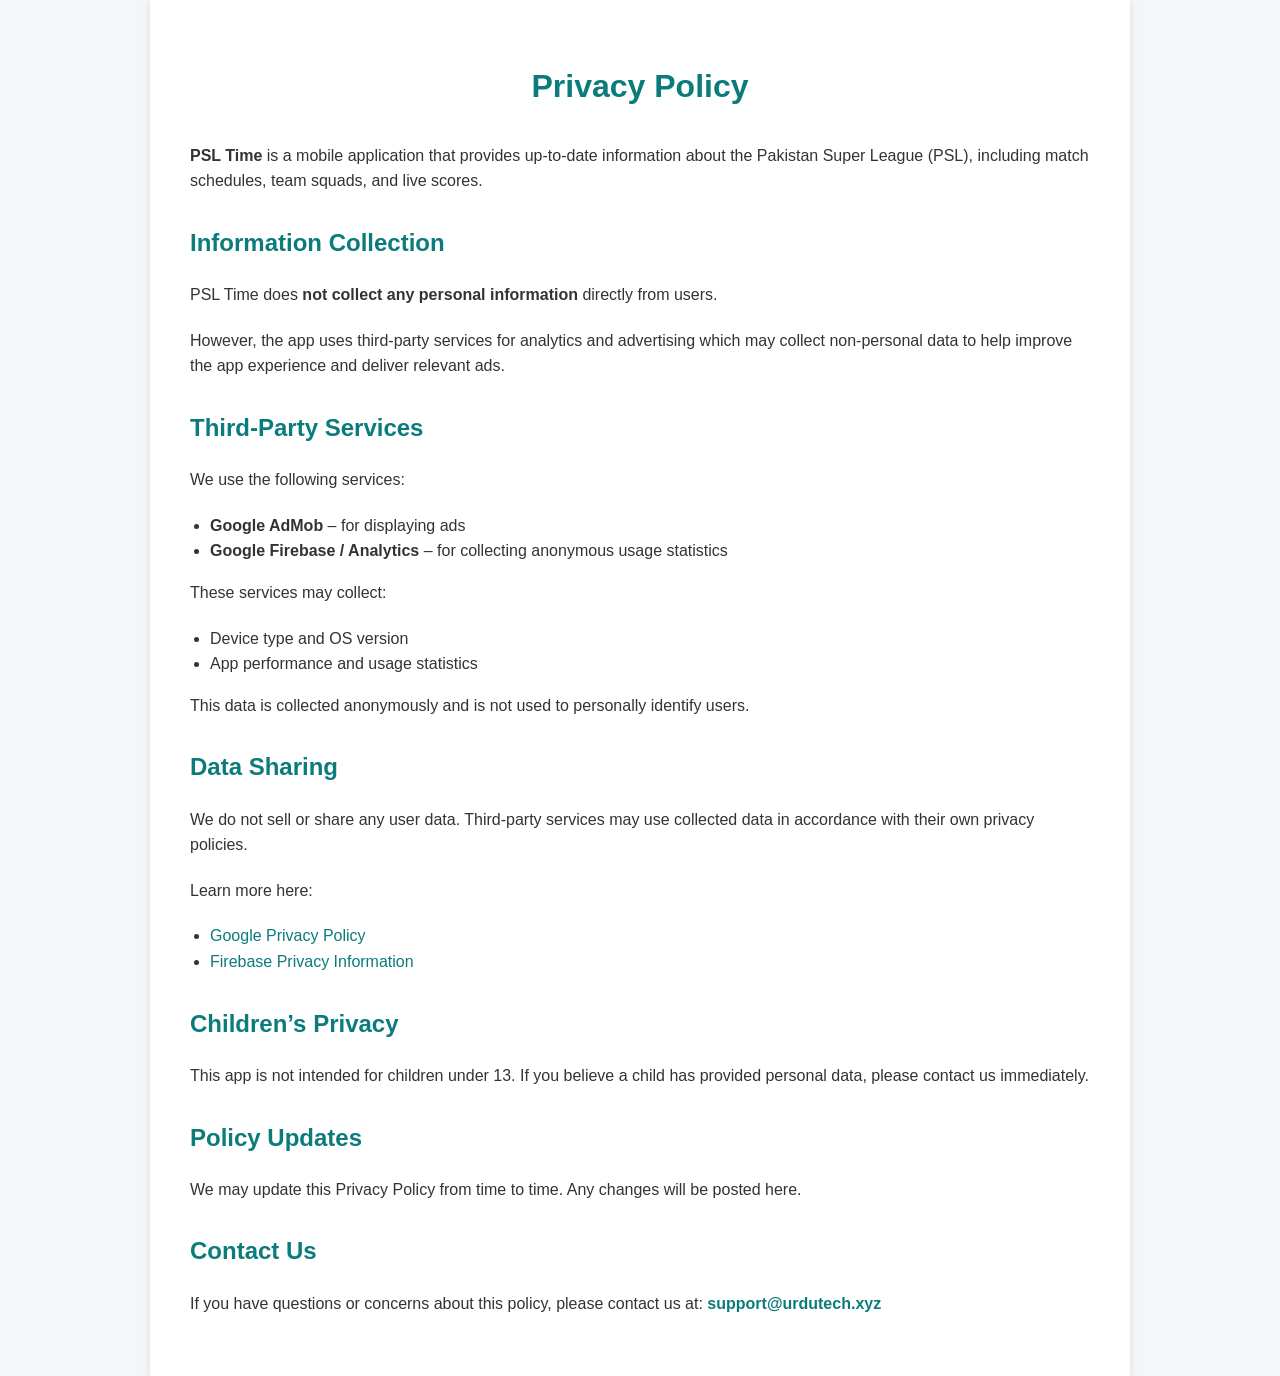
<file: psltime/privacy-policy.html>
<!DOCTYPE html>
<html lang="en">
<head>
  <meta charset="UTF-8">
  <meta name="viewport" content="width=device-width, initial-scale=1">
  <title>Privacy Policy | PSL Time</title>
  <style>
    body {
      font-family: 'Segoe UI', Tahoma, Geneva, Verdana, sans-serif;
      line-height: 1.6;
      background-color: #f4f7fa;
      margin: 0;
      padding: 0;
      color: #333;
    }

    .container {
      max-width: 900px;
      margin: 0 auto;
      background: white;
      padding: 40px;
      box-shadow: 0 2px 8px rgba(0,0,0,0.1);
      border-radius: 0;
      min-height: 100vh;
    }

    h1 {
      color: #0b7b7b;
      text-align: center;
      margin-bottom: 30px;
    }

    h2 {
      color: #0b7b7b;
      margin-top: 30px;
    }

    p {
      margin-bottom: 20px;
    }

    a {
      color: #0b7b7b;
      text-decoration: none;
    }

    a:hover {
      text-decoration: underline;
    }

    ul {
      padding-left: 20px;
    }
  </style>
</head>
<body>

  <div class="container">
    <h1>Privacy Policy</h1>

    <p><strong>PSL Time</strong> is a mobile application that provides up-to-date information about the Pakistan Super League (PSL), including match schedules, team squads, and live scores.</p>

    <h2>Information Collection</h2>
    <p>PSL Time does <strong>not collect any personal information</strong> directly from users.</p>
    <p>However, the app uses third-party services for analytics and advertising which may collect non-personal data to help improve the app experience and deliver relevant ads.</p>

    <h2>Third-Party Services</h2>
    <p>We use the following services:</p>
    <ul>
      <li><strong>Google AdMob</strong> – for displaying ads</li>
      <li><strong>Google Firebase / Analytics</strong> – for collecting anonymous usage statistics</li>
    </ul>
    <p>These services may collect:</p>
    <ul>
      <li>Device type and OS version</li>
      <li>App performance and usage statistics</li>
    </ul>
    <p>This data is collected anonymously and is not used to personally identify users.</p>

    <h2>Data Sharing</h2>
    <p>We do not sell or share any user data. Third-party services may use collected data in accordance with their own privacy policies.</p>
    <p>Learn more here:</p>
    <ul>
      <li><a href="https://policies.google.com/privacy" target="_blank">Google Privacy Policy</a></li>
      <li><a href="https://firebase.google.com/support/privacy" target="_blank">Firebase Privacy Information</a></li>
    </ul>

    <h2>Children’s Privacy</h2>
    <p>This app is not intended for children under 13. If you believe a child has provided personal data, please contact us immediately.</p>

    <h2>Policy Updates</h2>
    <p>We may update this Privacy Policy from time to time. Any changes will be posted here.</p>

    <h2>Contact Us</h2>
    <p>If you have questions or concerns about this policy, please contact us at:  
      <strong><a href="mailto:support@urdutech.xyz">support@urdutech.xyz</a></strong></p>
  </div>

</body>
</html>
</file>
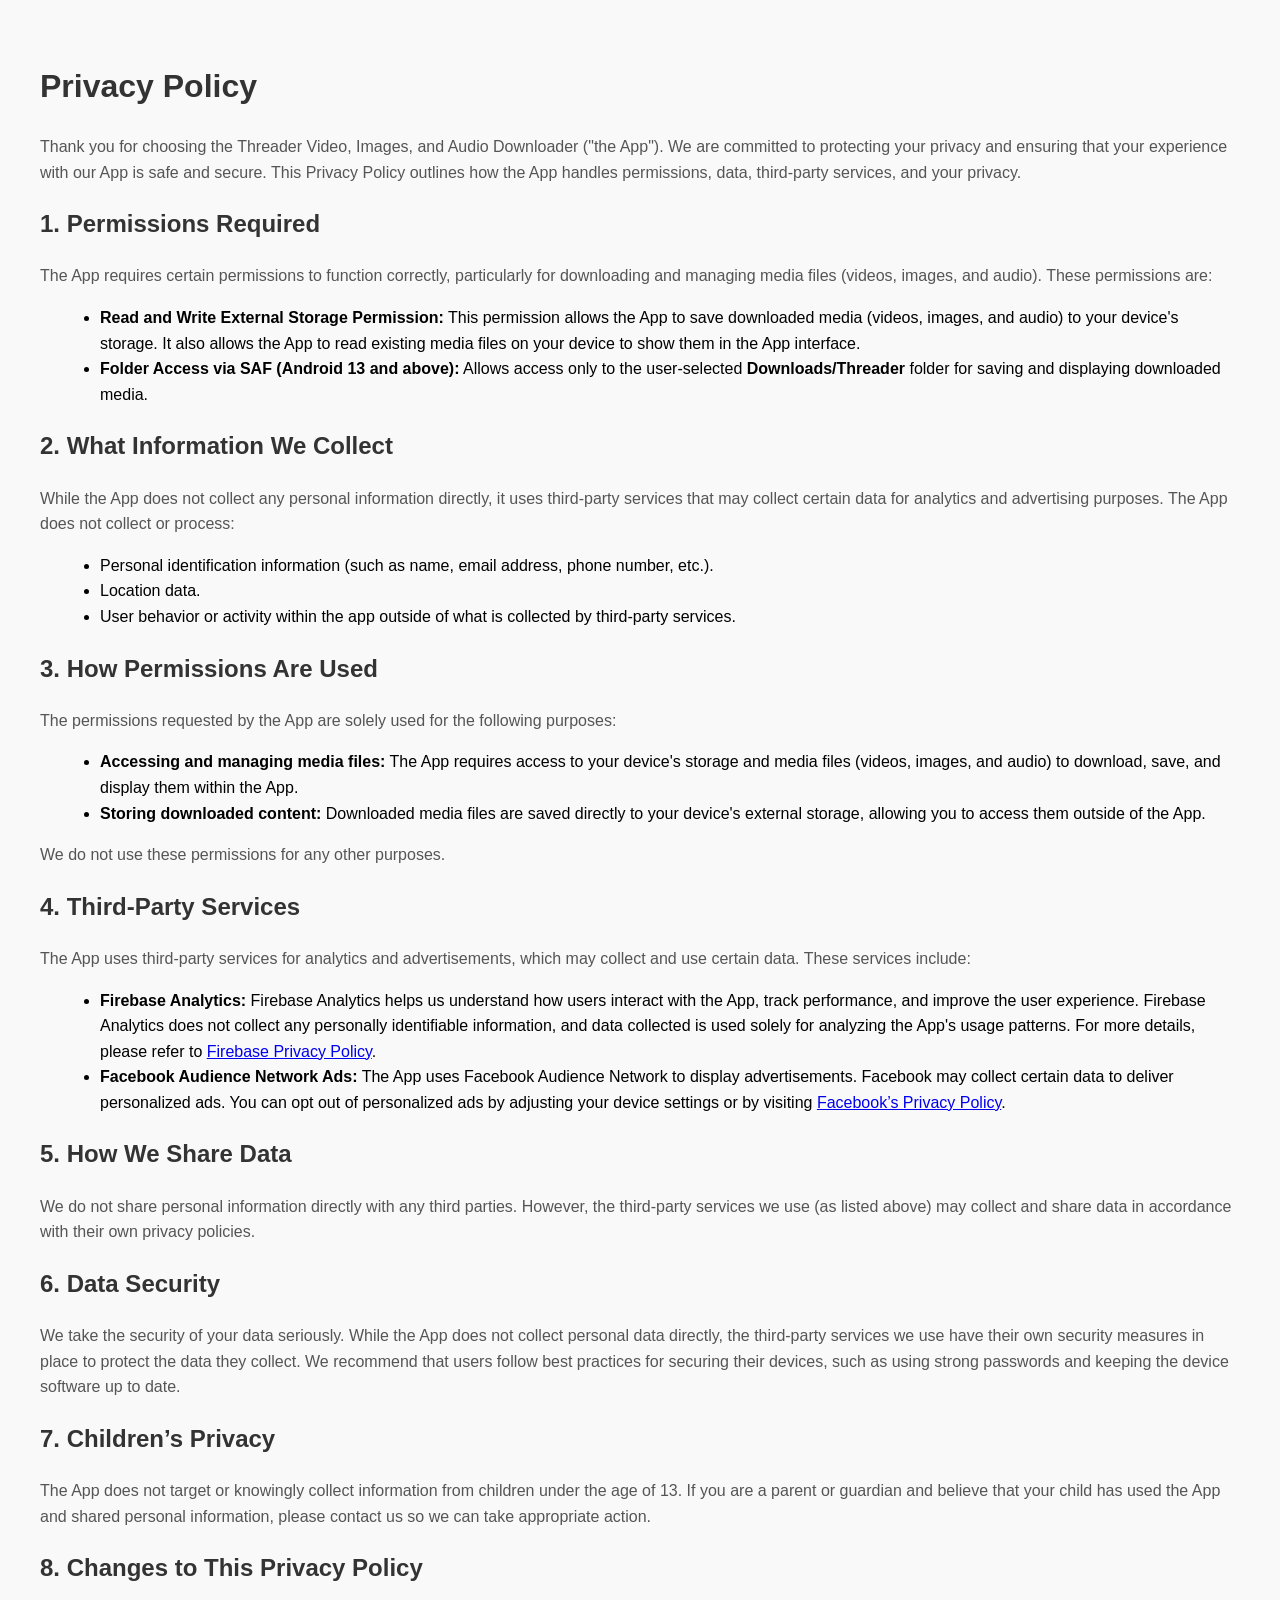
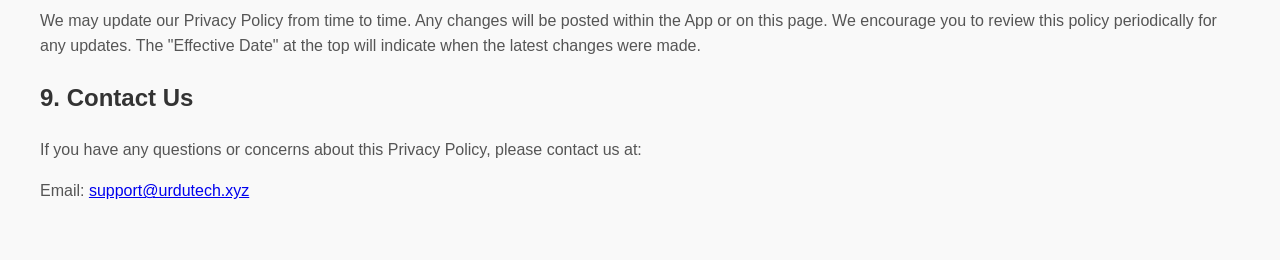
<file: threader/privacy-policy.html>
<!DOCTYPE html>
<html lang="en">
<head>
    <meta charset="UTF-8">
    <meta name="viewport" content="width=device-width, initial-scale=1.0">
    <title>Privacy Policy</title>
    <style>
        body {
            font-family: Arial, sans-serif;
            line-height: 1.6;
            margin: 20px;
            padding: 20px;
            background-color: #f9f9f9;
            border-radius: 8px;
        }
        h1, h2, h3 {
            color: #333;
        }
        p {
            color: #555;
        }
        ul {
            margin-left: 20px;
        }
    </style>
</head>
<body>
    <h1>Privacy Policy</h1>
    <p>Thank you for choosing the Threader Video, Images, and Audio Downloader ("the App"). We are committed to protecting your privacy and ensuring that your experience with our App is safe and secure. This Privacy Policy outlines how the App handles permissions, data, third-party services, and your privacy.</p>

    <h2>1. Permissions Required</h2>
    <p>The App requires certain permissions to function correctly, particularly for downloading and managing media files (videos, images, and audio). These permissions are:</p>
    <ul>
        <li><strong>Read and Write External Storage Permission:</strong> This permission allows the App to save downloaded media (videos, images, and audio) to your device's storage. It also allows the App to read existing media files on your device to show them in the App interface.</li>
        <li><strong>Folder Access via SAF (Android 13 and above):</strong>
        Allows access only to the user-selected <strong>Downloads/Threader</strong> folder for saving and displaying downloaded media.</li>
    </ul>

    <h2>2. What Information We Collect</h2>
    <p>While the App does not collect any personal information directly, it uses third-party services that may collect certain data for analytics and advertising purposes. The App does not collect or process:</p>
    <ul>
        <li>Personal identification information (such as name, email address, phone number, etc.).</li>
        <li>Location data.</li>
        <li>User behavior or activity within the app outside of what is collected by third-party services.</li>
    </ul>

    <h2>3. How Permissions Are Used</h2>
    <p>The permissions requested by the App are solely used for the following purposes:</p>
    <ul>
        <li><strong>Accessing and managing media files:</strong> The App requires access to your device's storage and media files (videos, images, and audio) to download, save, and display them within the App.</li>
        <li><strong>Storing downloaded content:</strong> Downloaded media files are saved directly to your device's external storage, allowing you to access them outside of the App.</li>
    </ul>
    <p>We do not use these permissions for any other purposes.</p>

    <h2>4. Third-Party Services</h2>
    <p>The App uses third-party services for analytics and advertisements, which may collect and use certain data. These services include:</p>
    <ul>
        <li><strong>Firebase Analytics:</strong> Firebase Analytics helps us understand how users interact with the App, track performance, and improve the user experience. Firebase Analytics does not collect any personally identifiable information, and data collected is used solely for analyzing the App's usage patterns. For more details, please refer to <a href="https://firebase.google.com/support/privacy" target="_blank">Firebase Privacy Policy</a>.</li>
        <li><strong>Facebook Audience Network Ads:</strong> The App uses Facebook Audience Network to display advertisements. Facebook may collect certain data to deliver personalized ads. You can opt out of personalized ads by adjusting your device settings or by visiting <a href="https://www.facebook.com/policies/cookies/" target="_blank">Facebook’s Privacy Policy</a>.</li>
    </ul>

    <h2>5. How We Share Data</h2>
    <p>We do not share personal information directly with any third parties. However, the third-party services we use (as listed above) may collect and share data in accordance with their own privacy policies.</p>

    <h2>6. Data Security</h2>
    <p>We take the security of your data seriously. While the App does not collect personal data directly, the third-party services we use have their own security measures in place to protect the data they collect. We recommend that users follow best practices for securing their devices, such as using strong passwords and keeping the device software up to date.</p>

    <h2>7. Children’s Privacy</h2>
    <p>The App does not target or knowingly collect information from children under the age of 13. If you are a parent or guardian and believe that your child has used the App and shared personal information, please contact us so we can take appropriate action.</p>

    <h2>8. Changes to This Privacy Policy</h2>
    <p>We may update our Privacy Policy from time to time. Any changes will be posted within the App or on this page. We encourage you to review this policy periodically for any updates. The "Effective Date" at the top will indicate when the latest changes were made.</p>

    <h2>9. Contact Us</h2>
    <p>If you have any questions or concerns about this Privacy Policy, please contact us at:</p>
    <p>Email: <a href="mailto:support@urdutech.xyz">support@urdutech.xyz</a></p>
</body>
</html>
</file>
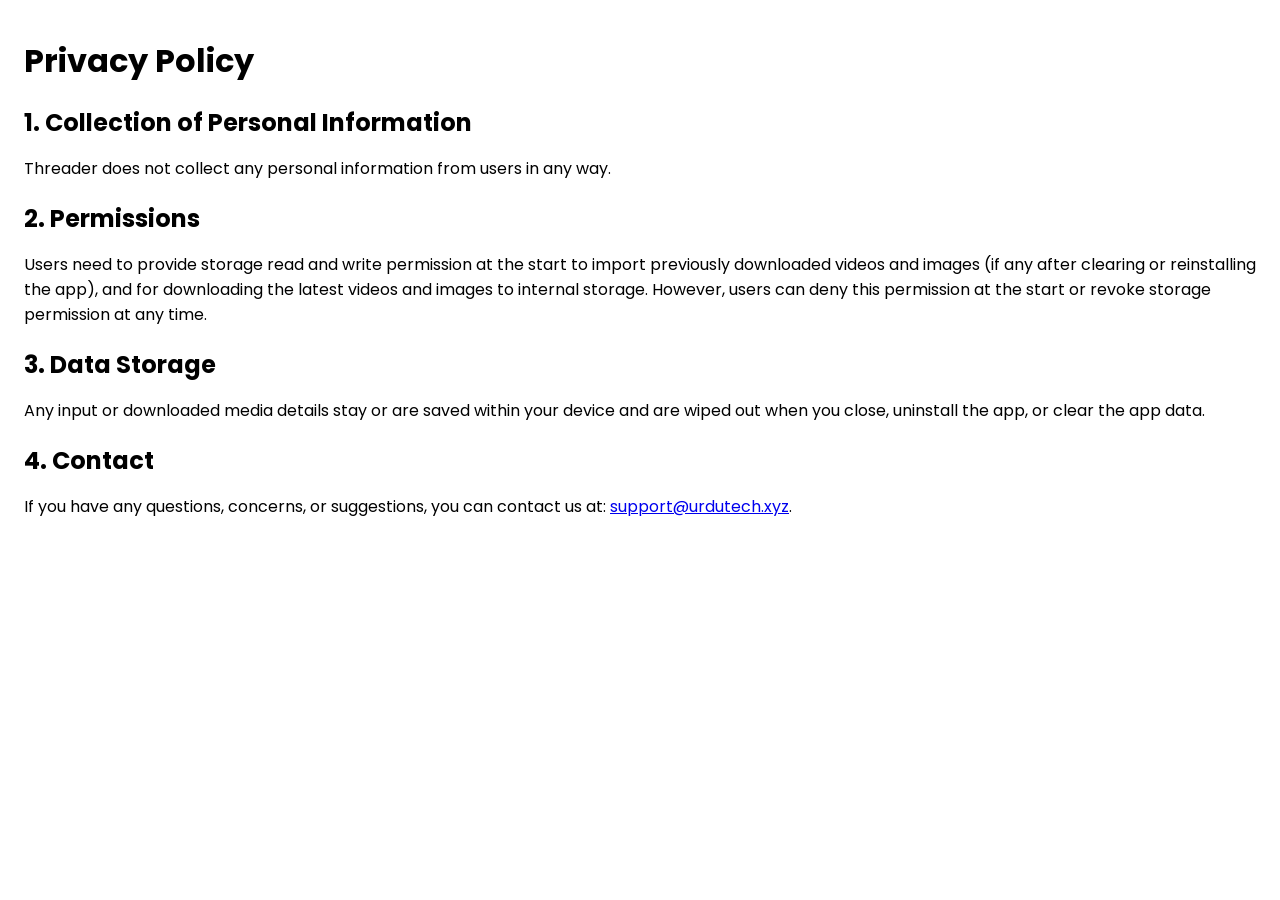
<file: threader/privacy_policy.html>
<!DOCTYPE html>
<html lang="en">

<head>
    <meta charset="UTF-8">
    <meta name="viewport" content="width=device-width, initial-scale=1.0">
    <title>Threader Privacy Policy</title>
    <meta name="robots" content="noindex">
    <link rel="preconnect" href="https://fonts.googleapis.com">
    <link rel="preconnect" href="https://fonts.gstatic.com" crossorigin>
    <link href="https://fonts.googleapis.com/css2?family=Poppins&family=Roboto&display=swap" rel="stylesheet">
</head>

<body>
    <div class="container">
        <h1>Privacy Policy</h1>
        <h2>1. Collection of Personal Information</h2>
        <p>Threader does not collect any personal information from users in any way.</p>
        <h2>2. Permissions</h2>
        <p>Users need to provide storage read and write permission at the start to import previously downloaded videos and images (if any after clearing or reinstalling the app), and for downloading the latest videos and images to internal storage. However, users can deny this permission at the start or revoke storage permission at any time.</p>
        <h2>3. Data Storage</h2>
        <p>Any input or downloaded media details stay or are saved within your device and are wiped out when you close, uninstall the app, or clear the app data.</p>
        <h2>4. Contact</h2>
        <p>If you have any questions, concerns, or suggestions, you can contact us at: <a href="mailto:support@urdutech.xyz">support@urdutech.xyz</a>.</p>
    </div>

    <style>
        .container {
            padding: 0.5rem 1rem;
            font-family: 'Poppins', sans-serif;
        }

        h1 {
            margin-bottom: 10px;
        }

        h2 {
            margin-bottom: 5px;
        }
    </style>
</body>

</html>
</file>
<file: assets/css/style.css>
/* =========================================================
   UrduTech — Developer Portfolio
   Design system: Dark premium + orange glow
   ========================================================= */

/* ---------- Design tokens ---------- */
:root {
  /* Brand */
  --accent-1: #ff4500;
  --accent-2: #ff6347;
  --accent-3: #ff8a3d;
  --accent-grad: linear-gradient(135deg, var(--accent-1) 0%, var(--accent-2) 60%, var(--accent-3) 100%);

  /* Surfaces */
  --bg: #0d0d10;
  --bg-2: #121217;
  --surface: rgba(255, 255, 255, 0.04);
  --surface-2: rgba(255, 255, 255, 0.06);
  --border: rgba(255, 255, 255, 0.08);
  --border-strong: rgba(255, 255, 255, 0.16);

  /* Text */
  --text: #f5f5f7;
  --text-dim: #a6a6b0;
  --text-faint: #6f6f7a;

  /* Effects */
  --glow: 0 0 60px rgba(255, 69, 0, 0.35);
  --glow-soft: 0 0 30px rgba(255, 99, 71, 0.25);
  --shadow: 0 20px 50px -20px rgba(0, 0, 0, 0.7);

  /* Typography */
  --font-head: "Montserrat", system-ui, sans-serif;
  --font-body: "Inter", system-ui, sans-serif;

  /* Spacing / shape */
  --radius: 18px;
  --radius-sm: 12px;
  --maxw: 1180px;
  --nav-h: 72px;
}

/* ---------- Reset ---------- */
*, *::before, *::after { box-sizing: border-box; }
* { margin: 0; padding: 0; }
html { scroll-behavior: smooth; -webkit-text-size-adjust: 100%; }
@media (prefers-reduced-motion: reduce) {
  html { scroll-behavior: auto; }
  *, *::before, *::after {
    animation-duration: 0.001ms !important;
    animation-iteration-count: 1 !important;
    transition-duration: 0.001ms !important;
  }
}

body {
  font-family: var(--font-body);
  background: var(--bg);
  color: var(--text);
  line-height: 1.6;
  overflow-x: hidden;
  -webkit-font-smoothing: antialiased;
  text-rendering: optimizeLegibility;
}

img { max-width: 100%; display: block; }
a { color: inherit; text-decoration: none; }
ul { list-style: none; }
button { font-family: inherit; cursor: pointer; border: none; background: none; color: inherit; }

/* ---------- Background ambience ---------- */
body::before {
  content: "";
  position: fixed;
  inset: 0;
  z-index: -2;
  background:
    radial-gradient(60vw 60vw at 80% -10%, rgba(255, 69, 0, 0.16), transparent 60%),
    radial-gradient(50vw 50vw at -10% 20%, rgba(255, 99, 71, 0.10), transparent 60%),
    var(--bg);
}
body::after {
  content: "";
  position: fixed;
  inset: 0;
  z-index: -1;
  pointer-events: none;
  background-image: radial-gradient(rgba(255, 255, 255, 0.025) 1px, transparent 1px);
  background-size: 38px 38px;
  mask-image: radial-gradient(ellipse 80% 60% at 50% 0%, #000 30%, transparent 75%);
}

/* ---------- Layout helpers ---------- */
.container { width: min(100% - 40px, var(--maxw)); margin-inline: auto; }
section { padding: clamp(64px, 10vw, 120px) 0; position: relative; }
.eyebrow {
  font-family: var(--font-head);
  font-size: 0.78rem;
  font-weight: 600;
  letter-spacing: 0.22em;
  text-transform: uppercase;
  color: var(--accent-2);
  display: inline-flex;
  align-items: center;
  gap: 10px;
}
.eyebrow::before { content: ""; width: 26px; height: 2px; background: var(--accent-grad); border-radius: 2px; }
.section-head { max-width: 640px; margin-bottom: 56px; }
.section-head h2 {
  font-family: var(--font-head);
  font-weight: 700;
  font-size: clamp(1.8rem, 4.5vw, 2.8rem);
  line-height: 1.1;
  margin: 18px 0 14px;
  letter-spacing: -0.02em;
}
.section-head p { color: var(--text-dim); font-size: 1.05rem; }
.text-grad {
  background: var(--accent-grad);
  -webkit-background-clip: text;
  background-clip: text;
  color: transparent;
}

/* ---------- Buttons ---------- */
.btn {
  display: inline-flex;
  align-items: center;
  gap: 10px;
  padding: 13px 24px;
  border-radius: 50px;
  font-family: var(--font-head);
  font-weight: 600;
  font-size: 0.95rem;
  transition: transform 0.25s ease, box-shadow 0.25s ease, background 0.25s ease;
  will-change: transform;
}
.btn svg { width: 18px; height: 18px; }
.btn-primary {
  background: var(--accent-grad);
  color: #1a0a00;
  box-shadow: var(--glow-soft);
}
.btn-primary:hover { transform: translateY(-3px); box-shadow: var(--glow); }
.btn-ghost {
  background: var(--surface);
  color: var(--text);
  border: 1px solid var(--border-strong);
}
.btn-ghost:hover { transform: translateY(-3px); background: var(--surface-2); border-color: var(--accent-2); }

/* ---------- Navbar ---------- */
.nav {
  position: fixed;
  top: 0; left: 0; right: 0;
  height: var(--nav-h);
  z-index: 100;
  display: flex;
  align-items: center;
  transition: background 0.3s ease, border-color 0.3s ease, backdrop-filter 0.3s ease;
  border-bottom: 1px solid transparent;
}
.nav.scrolled {
  background: rgba(13, 13, 16, 0.72);
  backdrop-filter: blur(14px);
  -webkit-backdrop-filter: blur(14px);
  border-bottom-color: var(--border);
}
.nav .container { display: flex; align-items: center; justify-content: space-between; }
.brand { display: flex; align-items: center; gap: 12px; font-family: var(--font-head); font-weight: 700; }
.brand img { width: 38px; height: 38px; filter: drop-shadow(0 0 10px rgba(255, 69, 0, 0.4)); }
.brand span { font-size: 1.05rem; letter-spacing: 0.02em; }
.nav-links { display: flex; align-items: center; gap: 6px; }
.nav-links a {
  position: relative;
  padding: 8px 14px;
  font-size: 0.92rem;
  color: var(--text-dim);
  border-radius: 10px;
  transition: color 0.2s ease;
}
.nav-links a:hover, .nav-links a.active { color: var(--text); }
.nav-links a.active::after {
  content: "";
  position: absolute;
  left: 14px; right: 14px; bottom: 2px;
  height: 2px;
  background: var(--accent-grad);
  border-radius: 2px;
}
.nav-cta { margin-left: 8px; }
.nav-toggle { display: none; width: 44px; height: 44px; border-radius: 12px; position: relative; }
.nav-toggle span {
  position: absolute;
  left: 11px; right: 11px;
  height: 2px;
  background: var(--text);
  border-radius: 2px;
  transition: transform 0.3s ease, opacity 0.3s ease, top 0.3s ease;
}
.nav-toggle span:nth-child(1) { top: 15px; }
.nav-toggle span:nth-child(2) { top: 21px; }
.nav-toggle span:nth-child(3) { top: 27px; }
.nav-toggle.open span:nth-child(1) { top: 21px; transform: rotate(45deg); }
.nav-toggle.open span:nth-child(2) { opacity: 0; }
.nav-toggle.open span:nth-child(3) { top: 21px; transform: rotate(-45deg); }

/* ---------- Hero ---------- */
.hero {
  min-height: 100svh;
  display: flex;
  align-items: center;
  padding-top: var(--nav-h);
  position: relative;
  overflow: hidden;
}
.hero .container { position: relative; z-index: 2; }
.hero-glow {
  position: absolute;
  z-index: 0;
  border-radius: 50%;
  filter: blur(80px);
  opacity: 0.55;
  pointer-events: none;
}
.hero-glow.g1 { width: 520px; height: 520px; background: radial-gradient(circle, rgba(255,69,0,0.55), transparent 70%); top: -120px; right: -80px; animation: float1 14s ease-in-out infinite; }
.hero-glow.g2 { width: 420px; height: 420px; background: radial-gradient(circle, rgba(255,99,71,0.45), transparent 70%); bottom: -120px; left: -60px; animation: float2 18s ease-in-out infinite; }
@keyframes float1 { 50% { transform: translate(-40px, 40px) scale(1.1); } }
@keyframes float2 { 50% { transform: translate(50px, -30px) scale(1.08); } }

.hero-inner { max-width: 820px; }
.hero-badge {
  display: inline-flex;
  align-items: center;
  gap: 10px;
  padding: 7px 16px 7px 8px;
  border-radius: 50px;
  background: var(--surface);
  border: 1px solid var(--border);
  font-size: 0.82rem;
  color: var(--text-dim);
  margin-bottom: 28px;
}
.hero-badge b { color: var(--text); font-weight: 600; }
.hero-badge .dot { width: 8px; height: 8px; border-radius: 50%; background: #2ecc71; box-shadow: 0 0 10px #2ecc71; }
.hero h1 {
  font-family: var(--font-head);
  font-weight: 800;
  font-size: clamp(2.4rem, 7vw, 4.4rem);
  line-height: 1.04;
  letter-spacing: -0.03em;
  margin-bottom: 22px;
}
.hero p.lede {
  font-size: clamp(1.05rem, 2.2vw, 1.25rem);
  color: var(--text-dim);
  max-width: 600px;
  margin-bottom: 38px;
}
.hero-actions { display: flex; flex-wrap: wrap; gap: 14px; }
.hero-scroll {
  position: absolute;
  left: 50%;
  bottom: 26px;
  transform: translateX(-50%);
  color: var(--text-faint);
  font-size: 0.75rem;
  letter-spacing: 0.2em;
  text-transform: uppercase;
  display: flex;
  flex-direction: column;
  align-items: center;
  gap: 8px;
  z-index: 2;
}
.hero-scroll .mouse {
  width: 22px; height: 36px;
  border: 2px solid var(--border-strong);
  border-radius: 12px;
  position: relative;
}
.hero-scroll .mouse::after {
  content: ""; position: absolute; top: 6px; left: 50%; transform: translateX(-50%);
  width: 4px; height: 7px; border-radius: 3px; background: var(--accent-2);
  animation: wheel 1.6s ease-in-out infinite;
}
@keyframes wheel { 0%,100% { opacity: 0; transform: translate(-50%, 0); } 50% { opacity: 1; transform: translate(-50%, 8px); } }

/* ---------- Apps ---------- */
.apps-grid {
  display: grid;
  grid-template-columns: repeat(auto-fill, minmax(300px, 1fr));
  gap: 22px;
}
.app-card {
  position: relative;
  padding: 26px;
  border-radius: var(--radius);
  background: var(--surface);
  border: 1px solid var(--border);
  overflow: hidden;
  transition: transform 0.35s cubic-bezier(.2,.7,.2,1), border-color 0.35s ease, box-shadow 0.35s ease;
  display: flex;
  flex-direction: column;
}
.app-card::before {
  content: "";
  position: absolute;
  inset: 0;
  background: radial-gradient(420px circle at var(--mx, 50%) var(--my, 0%), color-mix(in srgb, var(--card-accent) 16%, transparent), transparent 60%);
  opacity: 0;
  transition: opacity 0.4s ease;
  pointer-events: none;
}
.app-card:hover { transform: translateY(-8px); border-color: var(--border-strong); box-shadow: var(--shadow); }
.app-card:hover::before { opacity: 1; }
.app-card.featured { border-color: color-mix(in srgb, var(--card-accent) 35%, var(--border)); }
.app-top { display: flex; align-items: center; gap: 16px; margin-bottom: 18px; }
.app-icon {
  width: 64px; height: 64px;
  border-radius: 16px;
  object-fit: cover;
  box-shadow: 0 8px 20px -8px color-mix(in srgb, var(--card-accent) 60%, black);
}
.app-name { font-family: var(--font-head); font-weight: 700; font-size: 1.15rem; line-height: 1.2; }
.app-sub { color: var(--text-faint); font-size: 0.85rem; }
.app-tags { display: flex; gap: 8px; margin-bottom: 14px; flex-wrap: wrap; }
.tag {
  font-size: 0.72rem;
  font-weight: 600;
  letter-spacing: 0.03em;
  padding: 5px 11px;
  border-radius: 50px;
  background: color-mix(in srgb, var(--card-accent) 14%, transparent);
  color: color-mix(in srgb, var(--card-accent) 80%, white);
  border: 1px solid color-mix(in srgb, var(--card-accent) 30%, transparent);
}
.tag.legacy { background: var(--surface-2); color: var(--text-faint); border-color: var(--border); }
.app-desc { color: var(--text-dim); font-size: 0.92rem; flex-grow: 1; margin-bottom: 22px; }
.app-actions { display: flex; align-items: center; gap: 14px; }
.app-play {
  display: inline-flex; align-items: center; gap: 9px;
  font-family: var(--font-head); font-weight: 600; font-size: 0.9rem;
  color: #fff;
  padding: 11px 20px;
  border-radius: 50px;
  background: color-mix(in srgb, var(--card-accent) 16%, #15151b);
  border: 1px solid color-mix(in srgb, var(--card-accent) 50%, transparent);
  transition: background 0.25s ease, transform 0.25s ease, box-shadow 0.25s ease;
}
.app-play svg { color: color-mix(in srgb, var(--card-accent) 70%, white); }
.app-play:hover {
  background: color-mix(in srgb, var(--card-accent) 30%, #15151b);
  border-color: color-mix(in srgb, var(--card-accent) 70%, transparent);
  transform: translateY(-2px);
  box-shadow: 0 8px 24px -10px color-mix(in srgb, var(--card-accent) 60%, black);
}
.app-play.disabled { opacity: 0.5; cursor: default; pointer-events: none; }
.app-privacy { font-size: 0.82rem; color: var(--text-faint); transition: color 0.2s ease; }
.app-privacy:hover { color: var(--text-dim); }

/* ---------- Stats ---------- */
.stats {
  border-top: 1px solid var(--border);
  border-bottom: 1px solid var(--border);
  background: linear-gradient(180deg, rgba(255,99,71,0.04), transparent);
}
.stats-grid {
  display: grid;
  grid-template-columns: repeat(4, 1fr);
  gap: 24px;
}
.stat { text-align: center; padding: 14px; }
.stat .num {
  font-family: var(--font-head);
  font-weight: 800;
  font-size: clamp(2.2rem, 6vw, 3.4rem);
  line-height: 1;
  background: var(--accent-grad);
  -webkit-background-clip: text; background-clip: text; color: transparent;
}
.stat .label { margin-top: 10px; color: var(--text-dim); font-size: 0.92rem; }

/* ---------- About ---------- */
.about-grid {
  display: grid;
  grid-template-columns: 0.9fr 1.1fr;
  gap: 56px;
  align-items: center;
}
.about-visual {
  position: relative;
  display: grid;
  place-items: center;
  width: min(74vw, 320px);
  aspect-ratio: 1 / 1;
  margin-inline: auto;
}
.about-visual img {
  width: 60%;
  aspect-ratio: 1 / 1;
  height: auto;
  object-fit: contain;
  filter: drop-shadow(0 0 40px rgba(255, 69, 0, 0.45));
  position: relative;
  z-index: 2;
  animation: bob 6s ease-in-out infinite;
}
@keyframes bob { 50% { transform: translateY(-14px); } }
.about-ring {
  position: absolute; inset: 0; border-radius: 50%;
  border: 1px solid var(--border);
}
.about-ring.r2 { inset: 14%; border-color: var(--border-strong); }
.about-ring.r3 { inset: 28%; border-style: dashed; border-color: color-mix(in srgb, var(--accent-2) 30%, transparent); animation: spin 24s linear infinite; }
@keyframes spin { to { transform: rotate(360deg); } }
.about-body h2 { font-family: var(--font-head); font-weight: 700; font-size: clamp(1.7rem, 4vw, 2.5rem); letter-spacing: -0.02em; line-height: 1.12; margin: 16px 0 18px; }
.about-body p { color: var(--text-dim); margin-bottom: 16px; }
.stack { display: flex; flex-wrap: wrap; gap: 10px; margin-top: 26px; }
.chip {
  padding: 9px 16px;
  border-radius: 50px;
  background: var(--surface);
  border: 1px solid var(--border);
  font-size: 0.85rem;
  color: var(--text-dim);
  transition: transform 0.2s ease, border-color 0.2s ease, color 0.2s ease;
}
.chip:hover { transform: translateY(-3px); border-color: var(--accent-2); color: var(--text); }

/* ---------- Contact ---------- */
.contact-card {
  position: relative;
  border-radius: calc(var(--radius) + 6px);
  border: 1px solid var(--border);
  background: linear-gradient(160deg, var(--surface-2), var(--surface));
  padding: clamp(36px, 6vw, 64px);
  overflow: hidden;
  text-align: center;
}
.contact-card .hero-glow.g1 { top: -200px; right: -100px; opacity: 0.4; }
.contact-card h2 { font-family: var(--font-head); font-weight: 800; font-size: clamp(1.8rem, 5vw, 3rem); letter-spacing: -0.02em; margin-bottom: 16px; position: relative; z-index: 2; }
.contact-card p { color: var(--text-dim); max-width: 520px; margin: 0 auto 34px; position: relative; z-index: 2; }
.contact-actions { display: flex; flex-wrap: wrap; gap: 14px; justify-content: center; position: relative; z-index: 2; }

/* ---------- Footer ---------- */
.footer { border-top: 1px solid var(--border); padding: 56px 0 36px; }
.footer-top { display: flex; flex-wrap: wrap; justify-content: space-between; gap: 32px; margin-bottom: 40px; }
.footer-brand { max-width: 300px; }
.footer-brand .brand { margin-bottom: 14px; }
.footer-brand p { color: var(--text-faint); font-size: 0.9rem; }
.footer-cols { display: flex; gap: 56px; flex-wrap: wrap; }
.footer-col h4 { font-family: var(--font-head); font-size: 0.82rem; letter-spacing: 0.16em; text-transform: uppercase; color: var(--text-faint); margin-bottom: 14px; }
.footer-col a { display: block; color: var(--text-dim); font-size: 0.9rem; padding: 5px 0; transition: color 0.2s ease; }
.footer-col a:hover { color: var(--accent-2); }
.footer-bottom {
  display: flex; flex-wrap: wrap; justify-content: space-between; gap: 12px;
  padding-top: 26px; border-top: 1px solid var(--border);
  color: var(--text-faint); font-size: 0.84rem;
}

/* ---------- Reveal animation system ---------- */
:root { --reveal-ease: cubic-bezier(.16, 1, .3, 1); }
[data-reveal] {
  opacity: 0;
  transform: translateY(36px);
  filter: blur(10px);
  clip-path: inset(0 0 6% 0);
  transition:
    opacity 0.9s var(--reveal-ease),
    transform 0.9s var(--reveal-ease),
    filter 0.9s var(--reveal-ease),
    clip-path 0.9s var(--reveal-ease);
  transition-delay: var(--reveal-delay, 0ms);
  will-change: opacity, transform, filter;
}
[data-reveal="left"]  { transform: translateX(-44px); clip-path: inset(0 6% 0 0); }
[data-reveal="right"] { transform: translateX(44px);  clip-path: inset(0 0 0 6%); }
[data-reveal="scale"] { transform: scale(.9);          clip-path: inset(0); }
[data-reveal="fade"]  { transform: none;               clip-path: inset(0); }
[data-reveal].in {
  opacity: 1;
  transform: none;
  filter: blur(0);
  clip-path: inset(0 0 0 0);
}
@media (prefers-reduced-motion: reduce) {
  [data-reveal] { opacity: 1 !important; transform: none !important; filter: none !important; clip-path: none !important; }
  .hero-glow, .about-visual img, .about-ring.r3 { animation: none !important; }
}

/* ---------- Clients / portfolio ---------- */
.clients { background: linear-gradient(180deg, transparent, rgba(255,99,71,0.03)); }
.pub-bar {
  display: flex;
  flex-wrap: wrap;
  gap: 12px;
  margin-bottom: 40px;
}
.pub-pill {
  display: inline-flex;
  align-items: center;
  gap: 9px;
  padding: 9px 18px;
  border-radius: 50px;
  background: var(--surface);
  border: 1px solid var(--border);
  font-family: var(--font-head);
  font-weight: 600;
  font-size: 0.88rem;
  color: var(--text-dim);
  transition: transform 0.25s ease, border-color 0.25s ease, color 0.25s ease;
}
.pub-pill:hover { transform: translateY(-3px); border-color: var(--accent-2); color: var(--text); }
.pub-pill .ext { width: 13px; height: 13px; opacity: 0.55; }
.client-card .app-icon { border-radius: 16px; }
.client-pub {
  display: inline-flex;
  align-items: center;
  gap: 7px;
  font-size: 0.78rem;
  color: var(--text-faint);
  margin-top: 20px;
  padding-top: 18px;
  border-top: 1px solid var(--border);
  width: 100%;
}
.client-pub b { color: var(--text-dim); font-weight: 600; }
.tag.built {
  background: rgba(255, 255, 255, 0.06);
  color: var(--text);
  border-color: var(--border-strong);
  display: inline-flex;
  align-items: center;
  gap: 6px;
}
.tag.built::before {
  content: "";
  width: 6px; height: 6px;
  border-radius: 50%;
  background: var(--accent-grad);
}

/* ---------- Responsive ---------- */
@media (max-width: 860px) {
  .about-grid { grid-template-columns: 1fr; gap: 40px; }
  .about-visual { margin-inline: auto; }
  .stats-grid { grid-template-columns: repeat(2, 1fr); gap: 32px 16px; }
}
@media (max-width: 760px) {
  .nav-cta { display: none; }
  .nav-toggle { display: block; }
  .nav-links {
    position: fixed;
    inset: var(--nav-h) 0 auto 0;
    flex-direction: column;
    align-items: stretch;
    gap: 4px;
    padding: 18px 20px 26px;
    background: rgba(13, 13, 16, 0.96);
    backdrop-filter: blur(16px);
    -webkit-backdrop-filter: blur(16px);
    border-bottom: 1px solid var(--border);
    transform: translateY(-12px);
    opacity: 0;
    pointer-events: none;
    transition: transform 0.28s ease, opacity 0.28s ease;
  }
  .nav-links.open { transform: none; opacity: 1; pointer-events: auto; }
  .nav-links a { padding: 13px 16px; font-size: 1rem; border-radius: 12px; }
  .nav-links a.active {
    background: color-mix(in srgb, var(--accent-1) 14%, transparent);
    color: var(--text);
    box-shadow: inset 3px 0 0 var(--accent-1);
  }
  .nav-links a.active::after { display: none; }
  .nav-links .nav-cta { display: inline-flex; margin: 8px 0 0; justify-content: center; }
}
@media (max-width: 480px) {
  .stats-grid { grid-template-columns: 1fr 1fr; }
  .footer-cols { gap: 32px; }
}
</file>
